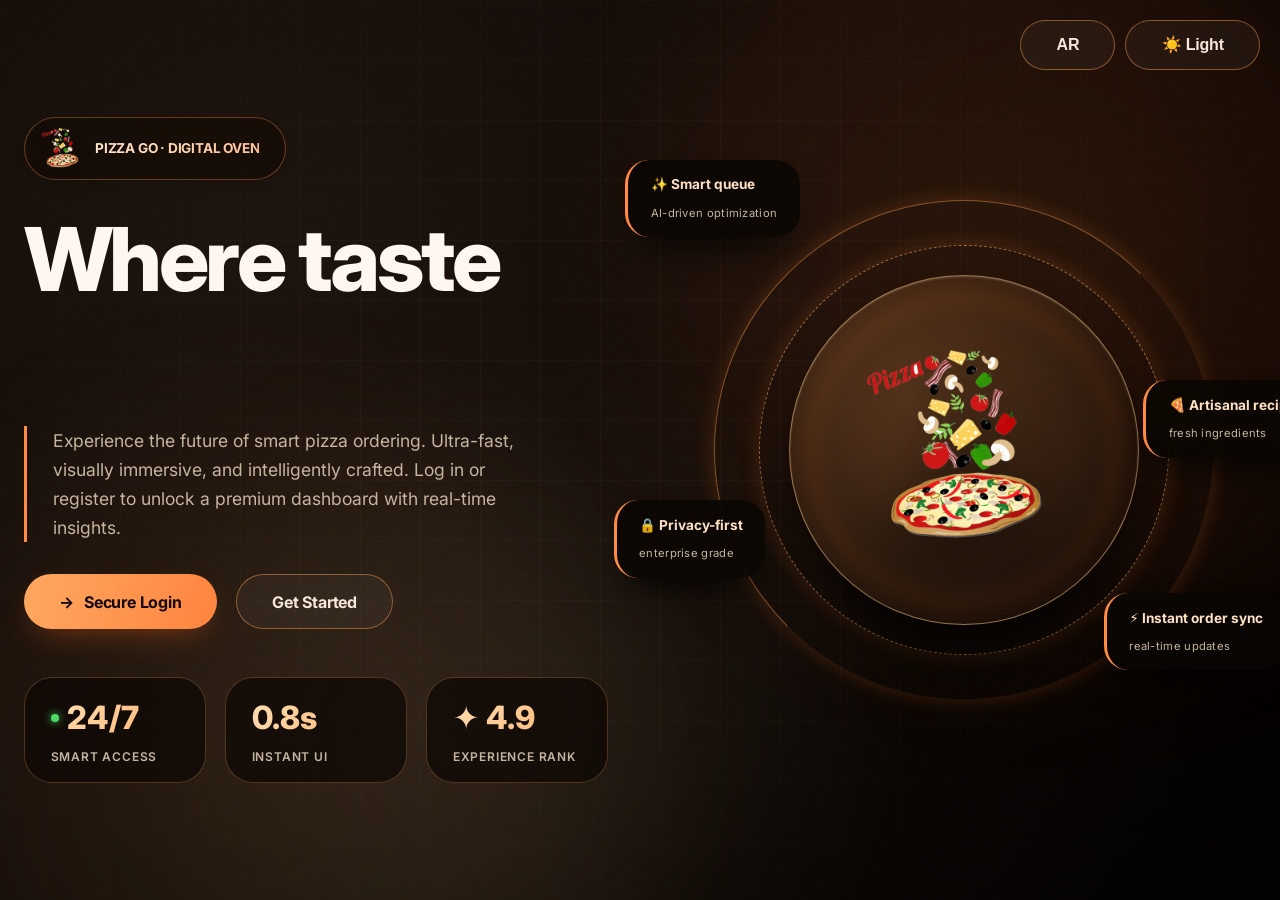
<file: index.html>
<!DOCTYPE html>
<html lang="en">
<head>
  <meta charset="UTF-8" />
  <meta name="viewport" content="width=device-width, initial-scale=1.0, user-scalable=no" />

  <title>Pizza Go | Artisanal Digital Experience</title>

  <link rel="preconnect" href="https://fonts.googleapis.com">
  <link rel="preconnect" href="https://fonts.gstatic.com" crossorigin>
  <link rel="stylesheet" href="./css/index.css" />

  <link href="https://fonts.googleapis.com/css2?family=Inter:opsz,wght@14..32,300;14..32,400;14..32,500;14..32,600;14..32,700;14..32,800&family=Plus+Jakarta+Sans:wght@400;500;600;700;800&display=swap" rel="stylesheet">
</head>

<body>

<div
  style="
    position:fixed;
    top:20px;
    right:20px;
    z-index:9999;
    display:flex;
    gap:10px;
  "
>

  <button
    id="langToggle"
    class="btn btn-secondary"
    type="button"
  >
    🌍 AR
  </button>

  <button
    class="btn btn-secondary theme-toggle"
    type="button"
  >
    ☀️ Light
  </button>

</div>

<div class="noise-overlay"></div>
<div class="orb-dynamic orb-prime"></div>
<div class="orb-dynamic orb-second"></div>
<div class="orb-dynamic orb-tertiary"></div>
<div class="precision-grid"></div>

<main class="landing-container">
  <div class="luxury-grid">

    <div class="content-block">
      <div class="brand-badge">
        <img class="brand-icon" src="../assets/images/icon.png" alt="Pizza Go Emblem" onerror="this.src='https://placehold.co/48x48?text=🍕'">

        <span class="badge-text" data-i18n="homePage.badge">
          PIZZA GO · DIGITAL OVEN
        </span>
      </div>

      <h1 class="main-headline">
        <span class="headline-line" data-i18n="homePage.headline1">Where taste</span>
        <span class="headline-line gradient-text" data-i18n="homePage.headline2">meets velocity.</span>
      </h1>

      <div class="description" data-i18n="homePage.description">
        Experience the future of smart pizza ordering. Ultra-fast, visually immersive, and intelligently crafted.
        Log in or register to unlock a premium dashboard with real-time insights.
      </div>

      <div class="action-group">
        <a href="../pages/login.html" class="btn btn-primary">
          <span>→</span>
          <span data-i18n="homePage.secureLogin">Secure Login</span>
        </a>

        <a href="../pages/register.html" class="btn btn-secondary">
          <span data-i18n="homePage.getStarted">✦ Get Started</span>
        </a>
      </div>

      <div class="stats-panel">
        <div class="stat-card">
          <div class="stat-number"><span class="live-badge"></span> 24/7</div>
          <div class="stat-label" data-i18n="homePage.smartAccess">Smart Access</div>
        </div>

        <div class="stat-card">
          <div class="stat-number">0.8s</div>
          <div class="stat-label" data-i18n="homePage.instantUi">instant UI</div>
        </div>

        <div class="stat-card">
          <div class="stat-number">✦ 4.9</div>
          <div class="stat-label" data-i18n="homePage.experienceRank">Experience rank</div>
        </div>
      </div>
    </div>

    <div class="visual-sphere">
      <div class="orbital-ring ring-outer"></div>
      <div class="orbital-ring ring-mid"></div>
      <div class="orbital-ring ring-inner"></div>

      <div class="floating-core">
        <img class="core-logo" src="../assets/images/icon.png" alt="Pizza Go Core" onerror="this.src='https://placehold.co/160x160?text=🍕🔥'">
      </div>

      <div class="info-floating float-1">
        <p data-i18n="homePage.smartQueue">✨ Smart queue</p>
        <small data-i18n="homePage.aiOptimization">AI-driven optimization</small>
      </div>

      <div class="info-floating float-2">
        <p data-i18n="homePage.instantOrderSync">⚡ Instant order sync</p>
        <small data-i18n="homePage.realTimeUpdates">real-time updates</small>
      </div>

      <div class="info-floating float-3">
        <p data-i18n="homePage.artisanalRecipes">🍕 Artisanal recipes</p>
        <small data-i18n="homePage.freshIngredients">fresh ingredients</small>
      </div>

      <div class="info-floating float-4">
        <p data-i18n="homePage.privacyFirst">🔒 Privacy-first</p>
        <small data-i18n="homePage.enterpriseGrade">enterprise grade</small>
      </div>
    </div>
  </div>
</main>

<script src="../js/lang.js"></script>

<script>
  document.querySelectorAll('img').forEach(img => {
    img.addEventListener('error', function() {
      if (!this.hasAttribute('data-fallback')) {
        this.setAttribute('data-fallback', 'true');
        if (this.classList.contains('brand-icon') || this.classList.contains('core-logo')) {
          this.src = 'data:image/svg+xml,%3Csvg xmlns="http://www.w3.org/2000/svg" viewBox="0 0 100 100"%3E%3Ccircle cx="50" cy="50" r="45" fill="%23FF8C42"/%3E%3Ctext x="50" y="68" font-size="40" text-anchor="middle" fill="white"%3E🍕%3C/text%3E%3C/svg%3E';
        }
      }
    });
  });

  const cards = document.querySelectorAll('.info-floating');
  cards.forEach(card => {
    card.addEventListener('mouseenter', () => {
      card.style.transform = 'translateY(-18px) scale(1.02)';
      card.style.transition = '0.2s ease';
    });

    card.addEventListener('mouseleave', () => {
      card.style.transform = '';
    });
  });
</script>
  <script src="./js/theme.js"></script>

</body>
</html>
</file>
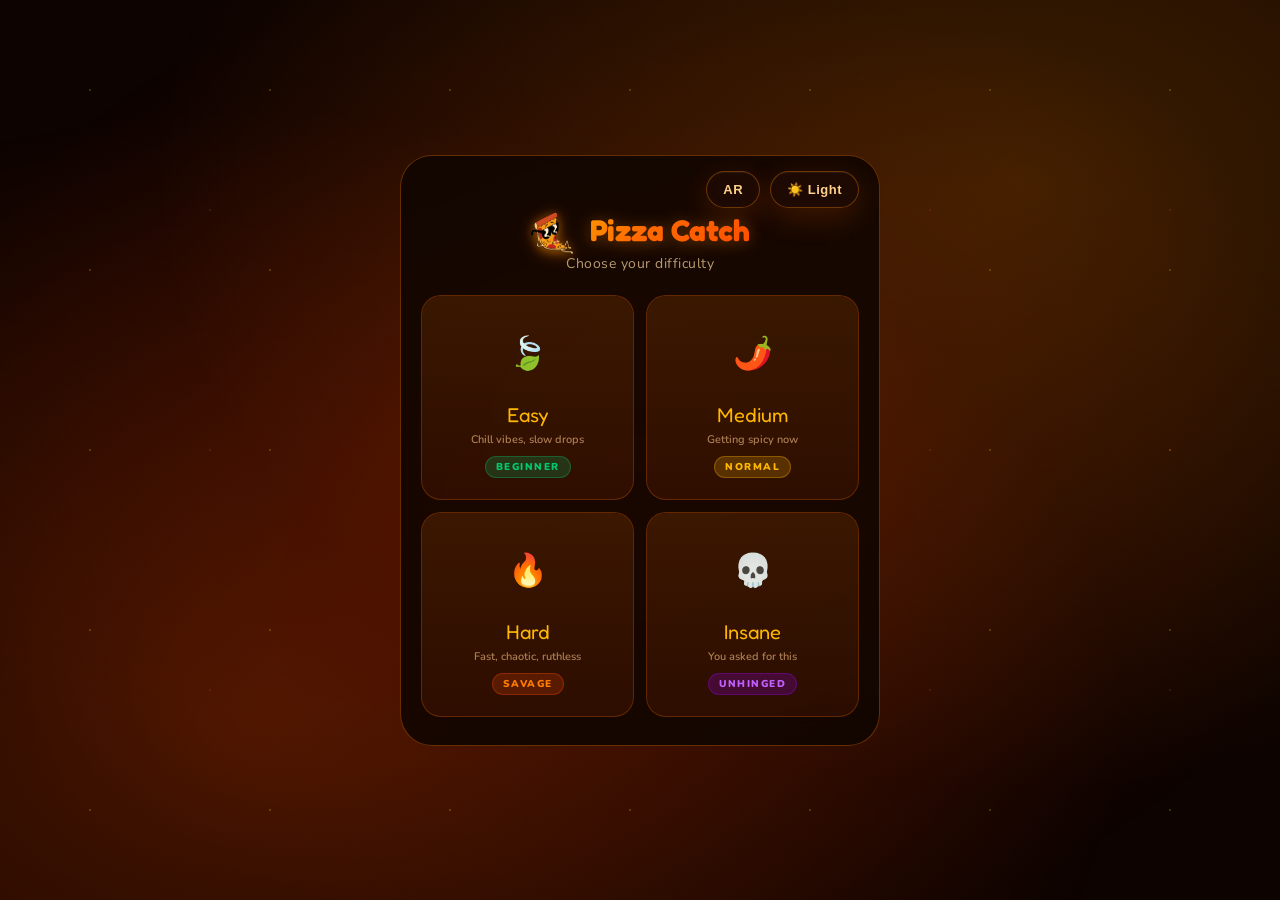
<file: pages/game.html>
<!DOCTYPE html>
<html lang="en">
<head>
  <meta charset="UTF-8" />
  <meta name="viewport" content="width=device-width, initial-scale=1.0, user-scalable=no" />

  <title>Pizza Go - Catch Game</title>

  <link rel="stylesheet" href="../css/game.css" />
</head>

<body>

  <!-- LEVEL SELECT SCREEN -->
  <div id="levelScreen" class="screen level-screen">
    <div class="level-card">

      <!-- Language & Theme Controls -->
<div class="game-actions">
  <button id="langToggle" class="game-top-btn" type="button">
    AR
  </button>

  <button class="game-top-btn theme-toggle" type="button">
    ☀️ Light
  </button>
</div>

      <div class="header-top">
<h1 class="game-title">
  <img src="../assets/pizza-steve.png" alt="Pizza Steve" style="width: 42px; height: 42px; vertical-align: middle; margin-right: 10px; filter: drop-shadow(0 2px 4px rgba(255,140,0,0.4));">
  Pizza Catch
</h1>
   </div>

      <p class="ls-sub" data-i18n="gamePage.chooseDifficulty">Choose your difficulty</p>

      <div class="level-grid">
        <!-- EASY -->
        <button class="level-btn" data-level="easy">
          <span class="lv-icon">🍃</span>
          <span class="lv-name" data-i18n="gamePage.easy">Easy</span>
          <span class="lv-desc" data-i18n="gamePage.easyDesc">Chill vibes, slow drops</span>
          <span class="lv-badge lv-easy">BEGINNER</span>
        </button>

        <!-- MEDIUM -->
        <button class="level-btn" data-level="medium">
          <span class="lv-icon">🌶️</span>
          <span class="lv-name" data-i18n="gamePage.medium">Medium</span>
          <span class="lv-desc" data-i18n="gamePage.mediumDesc">Getting spicy now</span>
          <span class="lv-badge lv-medium">NORMAL</span>
        </button>

        <!-- HARD -->
        <button class="level-btn" data-level="hard">
          <span class="lv-icon">🔥</span>
          <span class="lv-name" data-i18n="gamePage.hard">Hard</span>
          <span class="lv-desc" data-i18n="gamePage.hardDesc">Fast, chaotic, ruthless</span>
          <span class="lv-badge lv-hard">SAVAGE</span>
        </button>

        <!-- INSANE -->
        <button class="level-btn" data-level="insane">
          <span class="lv-icon">💀</span>
          <span class="lv-name" data-i18n="gamePage.insane">Insane</span>
          <span class="lv-desc" data-i18n="gamePage.insaneDesc">You asked for this</span>
          <span class="lv-badge lv-insane">UNHINGED</span>
        </button>
      </div>

    </div>
  </div>

  <!-- GAME SCREEN -->
  <div id="gameScreen" class="screen game-screen hidden">
    <main class="game-page">
      <section class="game-card">

        <!-- HEADER -->
        <div class="game-header">
          <div class="header-top">
<h1 class="game-title">
  <img src="../assets/pizza-steve.png" alt="Pizza Steve" style="width: 42px; height: 42px; vertical-align: middle; margin-right: 10px;">
  Pizza Catch
</h1>            <div class="level-badge-wrapper">
              <div id="gameLevelBadge" class="level-badge-inline lv-medium">Medium</div>
            </div>
<button class="game-top-btn theme-toggle" type="button">
  ☀️ Light
</button>          </div>
          <p class="subtitle" data-i18n="gamePage.subtitle">Catch only your selected toppings!</p>
        </div>

        <!-- STATS -->
        <div class="game-info">
          <div class="stat-box">
            <span class="stat-label" data-i18n="gamePage.score">Score</span>
            <span class="stat-value" id="score">0</span>
          </div>
          <div class="stat-box">
            <span class="stat-label" data-i18n="gamePage.time">Time</span>
            <span class="stat-value" id="time">30</span>
          </div>
          <div class="stat-box">
            <span class="stat-label" data-i18n="gamePage.best">Best</span>
            <span class="stat-value" id="bestScore">0</span>
          </div>
        </div>

        <!-- TIME BAR -->
        <div class="time-bar-wrap">
          <div class="time-bar" id="timeBar" style="width: 100%"></div>
        </div>

        <!-- SELECTED TOPPINGS HINT -->
        <div class="toppings-hint" id="toppingsHint"></div>

        <!-- GAME AREA -->
        <div id="gameArea" class="game-area">
          <!-- PLAYER BASKET -->
          <div id="basket" class="basket">🍕</div>

          <!-- COMBO DISPLAY -->
          <div class="combo-display" id="comboDisplay"></div>

          <!-- END GAME OVERLAY -->
          <div class="end-overlay" id="endOverlay">
            <div class="end-emoji" id="endEmoji">🏆</div>
            <div class="end-title" id="endTitle">Pizza Master!</div>
            <div class="end-score-display" id="endScore">0</div>
            <div class="end-score-label" data-i18n="gamePage.points">Points</div>
            <div class="stars-row" id="starsRow">⭐⭐⭐</div>
            <div id="newBestTag" class="new-best hidden">🎉 NEW BEST!</div>
            <div class="overlay-btns">
              <button class="btn-restart" id="restartBtn" data-i18n="gamePage.restart">🔄 Again</button>
              <button class="btn-levels" id="changeLevelBtn" data-i18n="gamePage.levels">⚙️ Levels</button>
            </div>
          </div>
        </div>

        <!-- MESSAGE -->
        <p id="gameMessage" class="game-message" data-i18n="gamePage.message">
          Move your pizza and catch the right toppings!
        </p>

        <!-- STATUS BUTTON -->
        <button id="statusBtn" class="status-btn" disabled data-i18n="gamePage.status">
          🛵 Check Order Status
        </button>

      </section>
    </main>
  </div>

  <!-- SCRIPTS -->
  <script src="../js/config.js"></script>
  <script src="../js/lang.js"></script>
  <script src="../js/game.js"></script>
  <script src="../js/theme.js"></script>

</body>
</html>
</file>
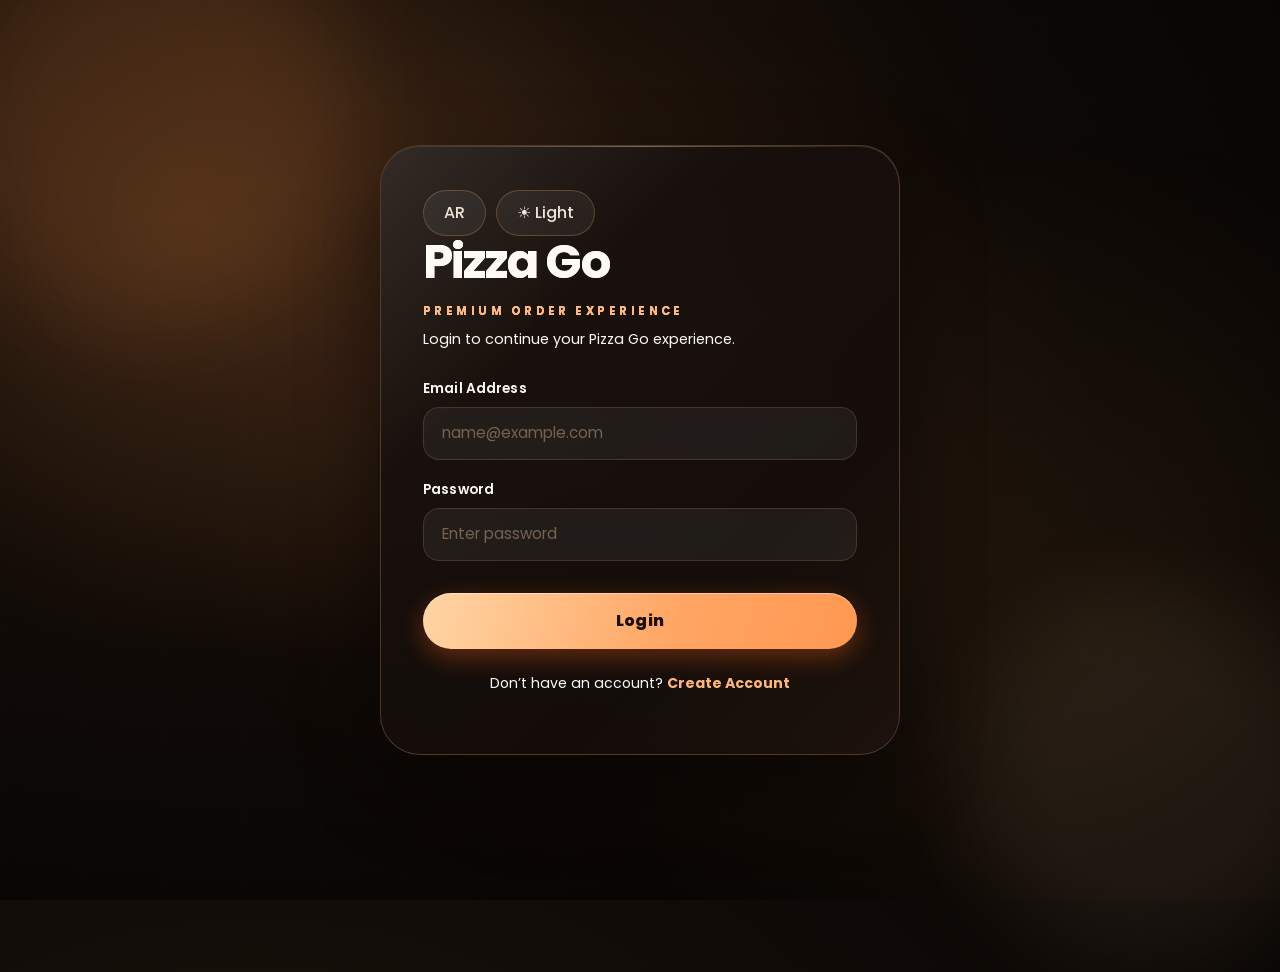
<file: pages/login.html>
<!DOCTYPE html>
<html lang="en">
<head>
  <meta charset="UTF-8" />
  <meta name="viewport" content="width=device-width, initial-scale=1.0" />
  <title>Pizza Go - Login</title>

  <link rel="preconnect" href="https://fonts.googleapis.com">
  <link rel="preconnect" href="https://fonts.gstatic.com" crossorigin>

  <link href="https://fonts.googleapis.com/css2?family=Poppins:wght@300;400;500;600;700;800&display=swap" rel="stylesheet">

  <link rel="stylesheet" href="../css/global.css" />
  <link rel="stylesheet" href="../css/auth.css" />
</head>

<body>

  <main class="auth-page">

    <div class="auth-card">

      <div
  class="lang-switch-wrap"
  style="display:flex; gap:10px;"
>

  <button
    id="langToggle"
    class="ghost-btn"
    type="button"
  >
    AR
  </button>

  <button
    class="ghost-btn theme-toggle"
    type="button"
  >
    ☀️ Light
  </button>

</div>

      <h1 data-i18n="global.brand">Pizza Go</h1>

      <p class="muted" data-i18n="loginPage.subtitle">
        Log in to continue
      </p>

      <form id="loginForm">

        <label>
          <span data-i18n="loginPage.email">Email</span>

          <input
            type="email"
            id="loginEmail"
            placeholder="name@example.com"
            required
          />
        </label>

        <label>
          <span data-i18n="loginPage.password">Password</span>

          <input
            type="password"
            id="loginPassword"
            placeholder="Enter password"
            required
          />
        </label>

        <button
          class="primary-btn"
          type="submit"
          data-i18n="global.login"
        >
          Login
        </button>

      </form>

      <p class="switch-link">

        <span data-i18n="loginPage.noAccount">
          Don’t have an account?
        </span>

        <a
          href="./register.html"
          data-i18n="loginPage.createAccount"
        >
          Register
        </a>

      </p>

    </div>

  </main>

  <div class="toast" id="toast"></div>

  <div class="loader hidden" id="loader">

    <div class="loader-card">

      <div class="spinner"></div>

      <p id="loaderText" data-i18n="global.loading">
        Loading...
      </p>

    </div>

  </div>

  <script src="../js/config.js"></script>
  <script src="../js/common.js"></script>

  <script src="../js/lang.js"></script>

  <script src="../js/login.js"></script>
  <script src="../js/theme.js"></script>

</body>
</html>
</file>
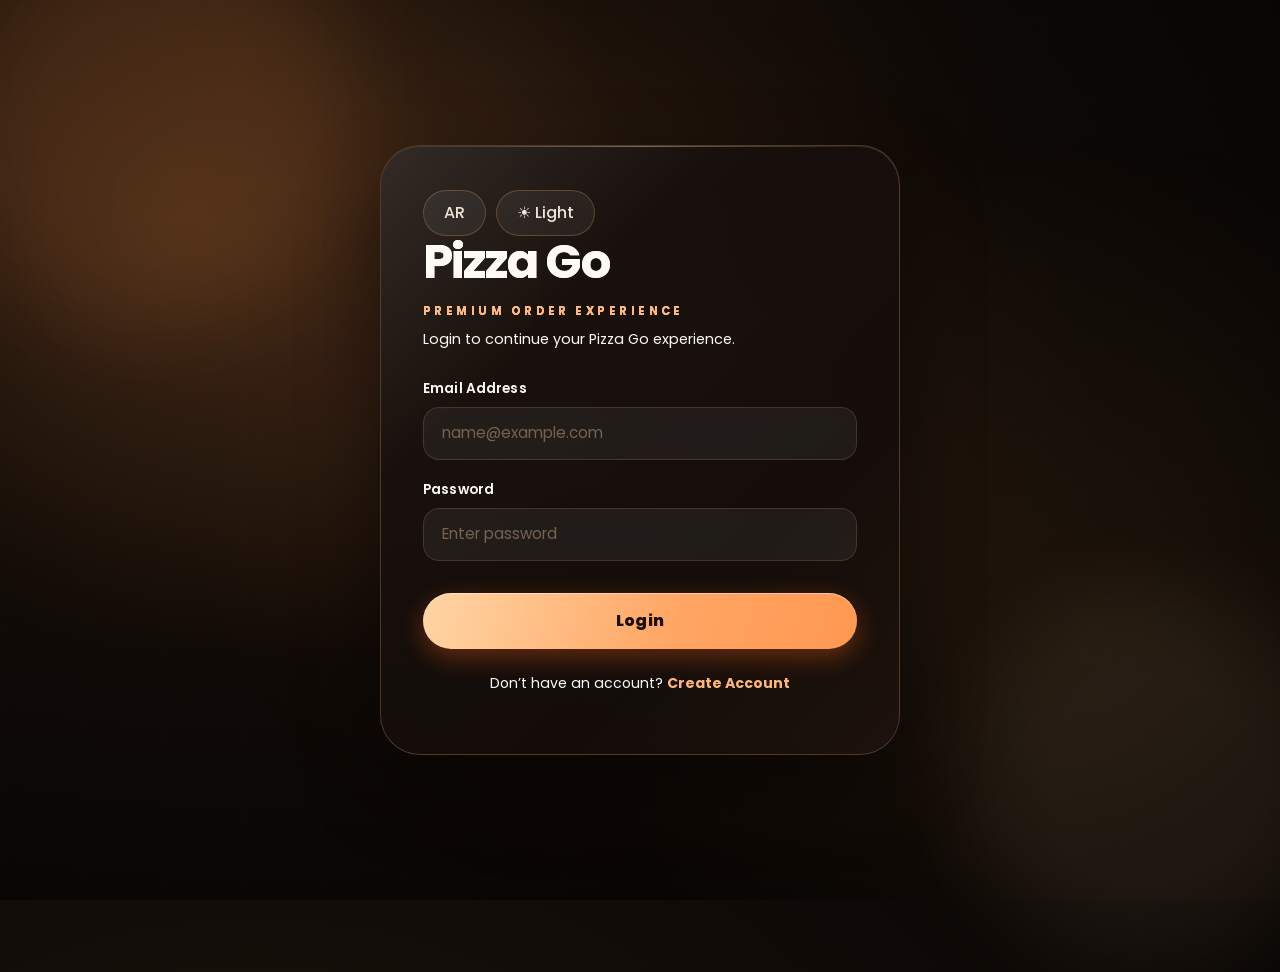
<file: pages/my-orders.html>
<!DOCTYPE html>
<html lang="en">
<head>
  <meta charset="UTF-8" />
  <meta name="viewport" content="width=device-width, initial-scale=1.0" />

  <title>Pizza Go - My Orders</title>

  <link rel="preconnect" href="https://fonts.googleapis.com">
  <link rel="preconnect" href="https://fonts.gstatic.com" crossorigin>

  <link
    href="https://fonts.googleapis.com/css2?family=Poppins:wght@300;400;500;600;700;800&display=swap"
    rel="stylesheet"
  />

  <link rel="stylesheet" href="../css/global.css" />
  <link rel="stylesheet" href="../css/my-orders.css" />
</head>

<body>
  <header class="topbar">
    <h1>🍕 My Orders</h1>

    <div class="topbar-actions">
      <a class="ghost-btn" href="./order.html">New Order</a>
      <button id="logoutBtn" class="ghost-btn" type="button">Logout</button>
    </div>
  </header>

  <main class="orders-page">
    <section class="card orders-card">
      <div class="section-head">
        <div>
          <p class="eyebrow">Order history</p>
          <h2>All your pizza orders</h2>
          <p class="muted">Track every order and its current machine status.</p>
        </div>

        <button id="refreshBtn" class="ghost-btn small" type="button">
          Refresh
        </button>
      </div>

      <div id="ordersContainer" class="orders-list">
        <p class="muted">Loading your orders...</p>
      </div>
    </section>
  </main>

  <div id="toast" class="toast"></div>

  <script src="../js/config.js"></script>
  <script src="../js/my-orders.js"></script>
  <script src="../js/theme.js"></script>

</body>
</html>
</file>
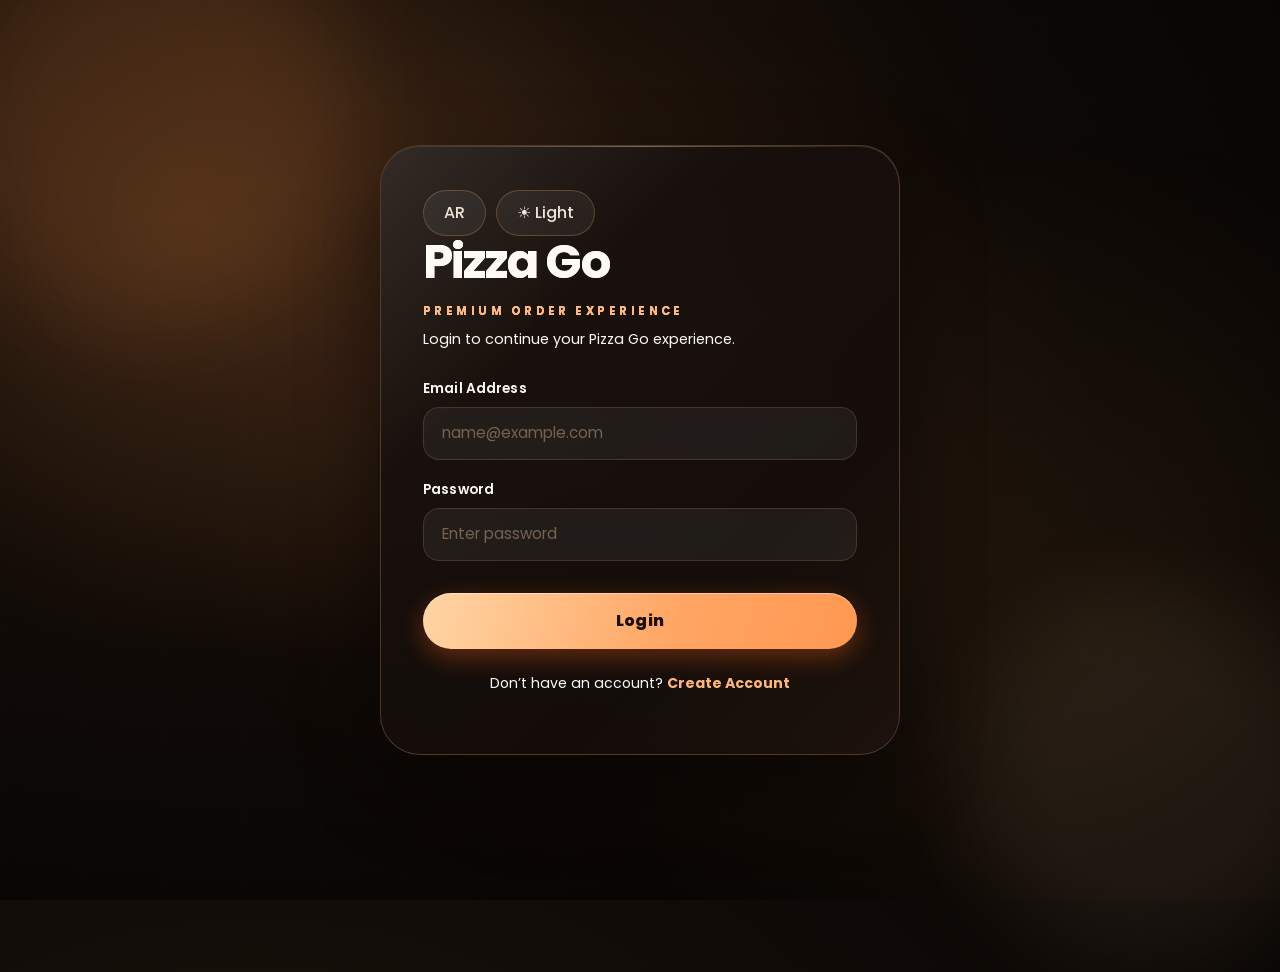
<file: pages/order.html>
<!DOCTYPE html>
<html lang="en">
<head>
  <meta charset="UTF-8" />
  <meta name="viewport" content="width=device-width, initial-scale=1.0" />

  <title>Pizza Go - Order</title>

  <link rel="preconnect" href="https://fonts.googleapis.com">
  <link rel="preconnect" href="https://fonts.gstatic.com" crossorigin>

  <link href="https://fonts.googleapis.com/css2?family=Poppins:wght@300;400;500;600;700;800&display=swap" rel="stylesheet">

  <link rel="stylesheet" href="../css/global.css" />
  <link rel="stylesheet" href="../css/order.css" />
</head>

<body>

  <header class="topbar">
    <div class="logo-wrap">
      <img src="../assets/images/icon.png" alt="Pizza Go Logo" class="logo-img">
      <h1 data-i18n="global.brand">Pizza Go</h1>
    </div>

    <div class="topbar-actions">

      <button
        id="langToggle"
        class="ghost-btn"
        type="button"
      >
        AR
      </button>

      <button
        class="ghost-btn theme-toggle"
        type="button"
      >
        ☀️ Light
      </button>

      <span
        class="user-chip"
        id="userChip"
      ></span>

      <button
        class="ghost-btn"
        id="logoutBtn"
        type="button"
        data-i18n="global.logout"
      >
        Logout
      </button>

      <a class="ghost-btn" href="./my-orders.html">
        My Orders
      </a>

    </div>
  </header>

  <main class="order-page">

    <section class="card">

      <div class="section-head">
        <div>
          <p class="eyebrow">Live Preview</p>

          <h2 data-i18n="orderPage.title">
            Craft your signature pizza
          </h2>

          <p class="muted">
            Standard machine pizza with live topping preview.
          </p>
        </div>

        <span class="status-pill" id="backendStatus">
          Connected
        </span>
      </div>

      <div class="pizza-stage">
        <div class="pizza" id="pizzaPreview">
          <div class="pizza-base"></div>

          <div
            class="pizza-toppings-visual"
            id="pizzaToppingsVisual"
          ></div>
        </div>
      </div>

      <div class="legend">

  <span>
    <i class="dot olive-dot"></i>
    Olive
  </span>

  <span>
    <i class="dot pepper-dot"></i>
    Sweet Pepper
  </span>

  <span>
    <i class="dot corn-dot"></i>
    Corn
  </span>

</div>

    </section>

    <section class="card">

      <div class="section-head">
        <div>

          <p class="eyebrow">
            Order Builder
          </p>

          <h2>
            Pizza Details
          </h2>

          <p class="muted">
            Standard pizza size. Choose toppings and optional sauce only.
          </p>

        </div>
      </div>

      <!-- FIXED SIZE -->

      <div class="option-block">

        <div class="option-row">

          <p class="option-title">
            Pizza Size
          </p>

          <div class="fixed-size-badge">
            Standard Size
          </div>

        </div>

      </div>

      <!-- FIXED QUANTITY -->

      <div class="option-block">

        <div class="option-row">

          <p class="option-title">
            Quantity
          </p>

          <div class="fixed-size-badge">
            1 Pizza
          </div>

        </div>

      </div>

      <!-- TOPPINGS -->

      <div class="option-block">

        <div class="option-row">

          <p class="option-title">
            Toppings
          </p>

          <button
            type="button"
            class="ghost-btn small"
            id="reloadToppingsBtn"
          >
            Reload
          </button>

        </div>

        <div
          class="toppings-list"
          id="toppingsList"
        ></div>

      </div>

      <!-- SUMMARY -->

      <div class="summary-box">

        <div class="summary-row">
          <span>Size</span>
          <strong>Standard Size</strong>
        </div>

        <div class="summary-row">
          <span>Base price</span>
          <strong id="basePriceLabel">$4.00</strong>
        </div>

        <div class="summary-row">
          <span>Toppings</span>
          <strong id="toppingsPriceLabel">$0.00</strong>
        </div>

        <div class="summary-row">
          <span>Quantity</span>
          <strong id="quantityLabel">1</strong>
        </div>

        <div class="summary-row total">
          <span>Total</span>
          <strong id="totalPriceLabel">$4.00</strong>
        </div>

      </div>

      <!-- VOICE -->

      <button
        type="button"
        class="ghost-btn voice-btn"
        onclick="startListening()"
      >
        Voice Assistant
      </button>

      <!-- PAYMENT -->

      <button
        type="button"
        class="primary-btn"
        id="continueToPaymentBtn"
      >
        Continue to Payment
      </button>

    </section>

  </main>

  <div class="toast" id="toast"></div>

  <div class="loader hidden" id="loader">

    <div class="loader-card">

      <div class="spinner"></div>

      <p id="loaderText">
        Loading...
      </p>

    </div>

  </div>

  <script src="../js/config.js"></script>
  <script src="../js/common.js"></script>
  <script src="../js/lang.js"></script>
  <script src="../js/order.js"></script>
  <script src="../js/voice.js"></script>
<script src="../js/theme.js"></script>
</body>
</html>
</file>
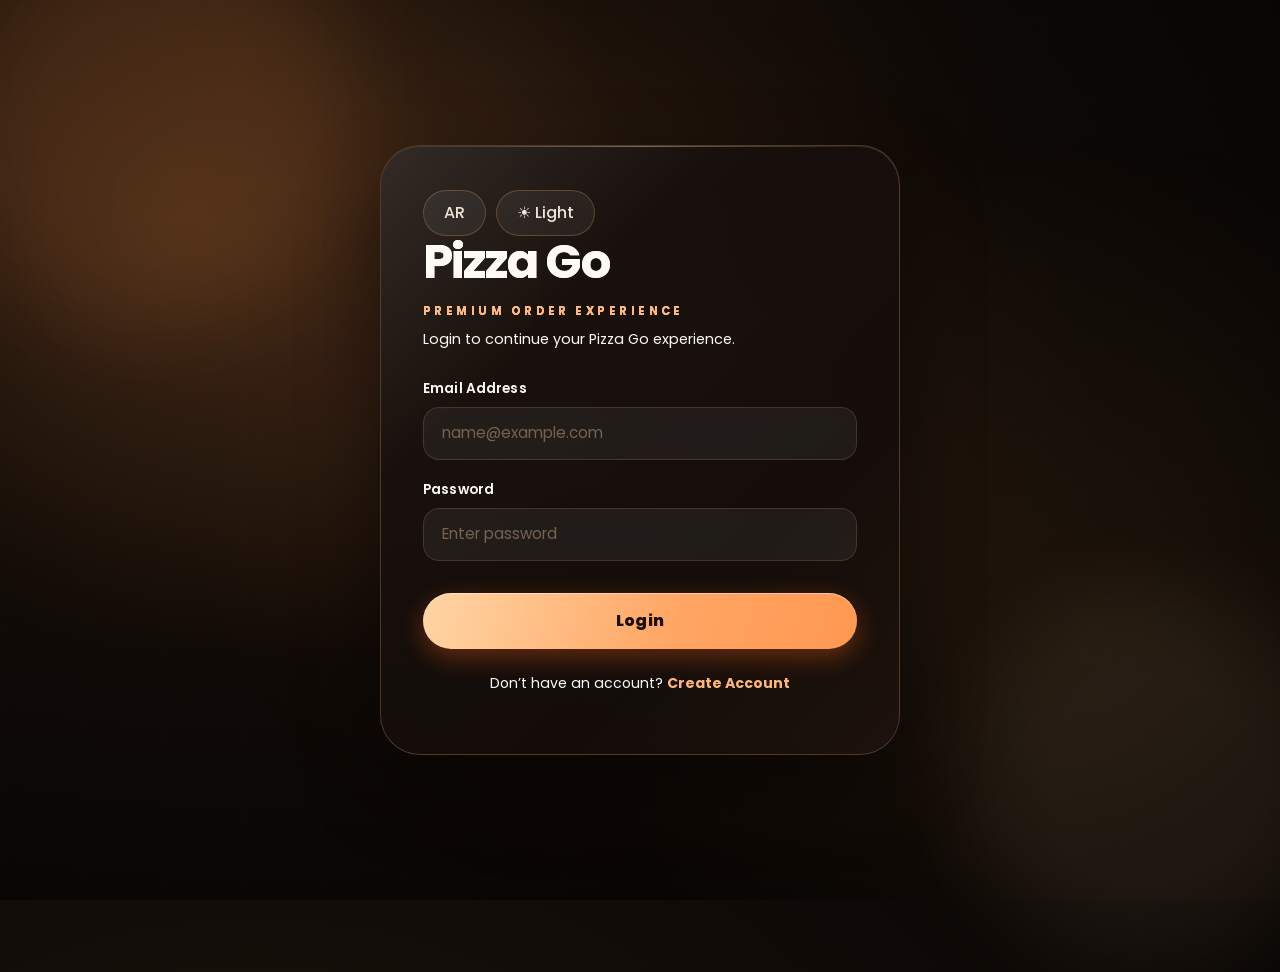
<file: pages/payment.html>
<!DOCTYPE html>
<html lang="en">
<head>
  <meta charset="UTF-8" />
  <meta name="viewport" content="width=device-width, initial-scale=1.0" />

  <title>Pizza Go - Payment</title>

  <link rel="preconnect" href="https://fonts.googleapis.com">
  <link rel="preconnect" href="https://fonts.gstatic.com" crossorigin>

  <link
    href="https://fonts.googleapis.com/css2?family=Poppins:wght@300;400;500;600;700;800&display=swap"
    rel="stylesheet"
  />

  <link rel="stylesheet" href="../css/global.css" />
  <link rel="stylesheet" href="../css/payment.css" />

  <script src="https://js.stripe.com/v3/"></script>
</head>

<body>

  <header class="topbar">

    <h1>Pizza Go</h1>

    <div class="topbar-actions">

      <button
        id="langToggle"
        class="ghost-btn"
        type="button"
      >
        AR
      </button>

      <button
        class="ghost-btn theme-toggle"
        type="button"
      >
        ☀️ Light
      </button>

      <span
        class="user-chip"
        id="userChip"
      ></span>

      <button
        class="ghost-btn"
        id="logoutBtn"
        type="button"
      >
        Logout
      </button>

    </div>

  </header>

  <main class="payment-page">

    <!-- ORDER SUMMARY -->

    <section class="card">

      <div class="section-head">

        <div>

          <p class="eyebrow">
            Order Summary
          </p>

          <h2>
            Review your order
          </h2>

        </div>

      </div>

      <div class="summary-box">

        <div class="summary-row">
          <span>Pizza Size</span>

          <strong id="summarySize">
            Standard Size
          </strong>
        </div>

        <div class="summary-row">

          <span>Quantity</span>

          <strong id="summaryQuantity">
            1 Pizza
          </strong>

        </div>

        <div class="summary-row">

          <span>Toppings</span>

          <strong id="summaryToppings">
            -
          </strong>

        </div>

        <div class="summary-row total">

          <span>Total</span>

          <strong id="summaryTotal">
            $0.00
          </strong>

        </div>

      </div>

    </section>

    <!-- PAYMENT -->

    <section class="card">

      <div class="payment-card">

        <div class="payment-head">

          <div>

            <p class="eyebrow">
              Secure Checkout
            </p>

            <h3>
              Card payment
            </h3>

          </div>

          <span class="secure-badge">
            Stripe Protected
          </span>

        </div>

        <div class="payment-layout">

          <!-- CARD -->

          <div class="card-preview-wrap">

            <div class="bank-card" id="bankCard">

              <div class="bank-card-front">

                <div class="card-top">

                  <span class="chip"></span>

                  <span class="card-brand">
                    VISA
                  </span>

                </div>

                <div class="card-number-block">

                  <span class="card-label">
                    Card Number
                  </span>

                  <div
                    id="cardNumberElement"
                    class="stripe-inside stripe-number"
                  ></div>

                </div>

                <div class="card-bottom">

                  <div class="card-holder-block">

                    <span class="card-label">
                      Cardholder
                    </span>

                    <div
                      class="card-holder-name"
                      id="cardHolderPreview"
                    >
                      YOUR NAME
                    </div>

                  </div>

                  <div class="card-expiry-block">

                    <span class="card-label">
                      Expires
                    </span>

                    <div
                      id="cardExpiryElement"
                      class="stripe-inside stripe-expiry"
                    ></div>

                  </div>

                </div>

              </div>

              <!-- BACK -->

              <div class="bank-card-back">

                <div class="black-strip"></div>

                <div class="cvc-zone">

                  <span class="card-label back-label">
                    CVC
                  </span>

                  <div
                    id="cardCvcElement"
                    class="stripe-inside stripe-cvc"
                  ></div>

                </div>

                <div class="back-brand">
                  VISA
                </div>

              </div>

            </div>

            <button
              type="button"
              class="flip-card-btn"
              id="flipToCvcBtn"
            >
              Enter CVC
            </button>

          </div>

          <!-- FORM -->

          <div class="payment-form-side">

            <div class="payment-grid">

              <label>

                <span>
                  Cardholder Name
                </span>

                <input
                  type="text"
                  id="billingName"
                  placeholder="Name on card"
                />

              </label>

              <label>

                <span>
                  Billing Email
                </span>

                <input
                  type="email"
                  id="billingEmail"
                  placeholder="name@example.com"
                />

              </label>

            </div>

            <p class="card-help">
              Use Stripe test card details while testing.
            </p>

            <p
              class="card-error hidden"
              id="cardError"
            ></p>

            <button
              type="button"
              class="primary-btn"
              id="payNowBtn"
            >
              Pay & Place Order
            </button>

          </div>

        </div>

      </div>

    </section>

  </main>

  <div class="toast" id="toast"></div>

  <div class="loader hidden" id="loader">

    <div class="loader-card">

      <div class="spinner"></div>

      <p id="loaderText">
        Loading...
      </p>

    </div>

  </div>

  <script src="../js/config.js"></script>
  <script src="../js/common.js"></script>
  <script src="../js/lang.js"></script>
  <script src="../js/payment.js"></script>
  <script src="../js/theme.js"></script>
</body>
</html>
</file>
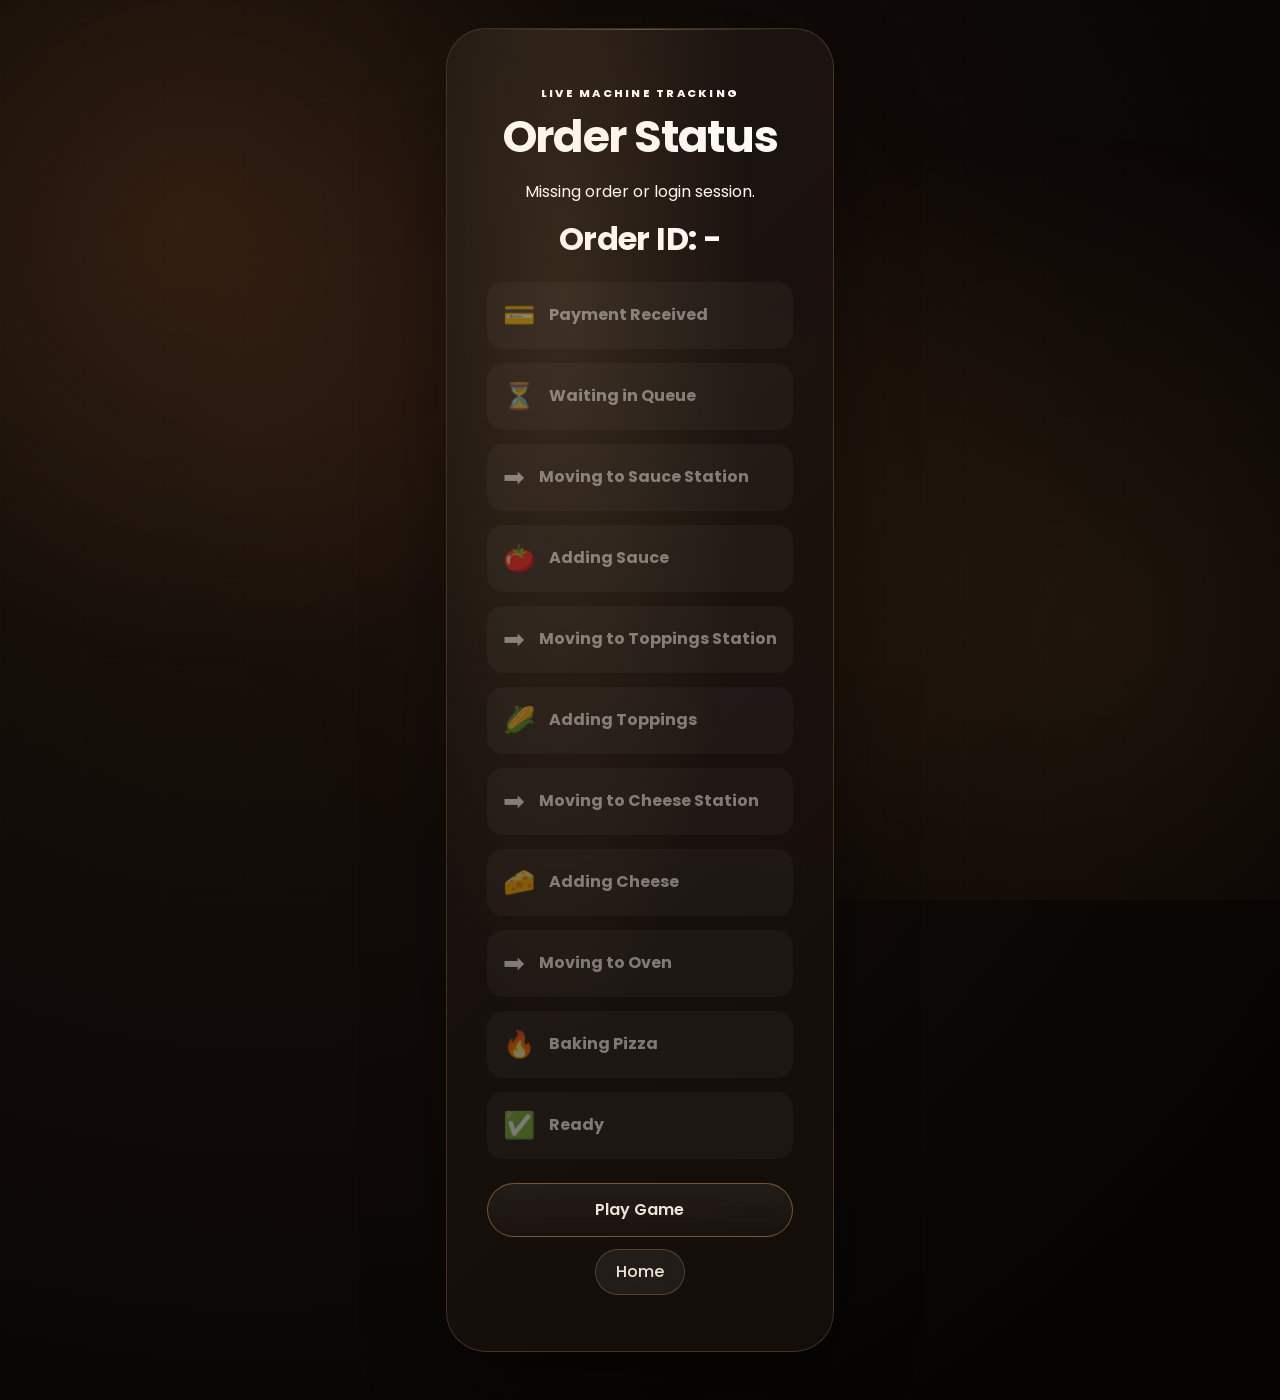
<file: pages/status.html>
<!DOCTYPE html>
<html lang="en">
<head>
  <meta charset="UTF-8" />
  <meta name="viewport" content="width=device-width, initial-scale=1.0"/>

  <title>Pizza Go - Order Status</title>

  <link rel="preconnect" href="https://fonts.googleapis.com">
  <link rel="preconnect" href="https://fonts.gstatic.com" crossorigin>

  <link
    href="https://fonts.googleapis.com/css2?family=Poppins:wght@300;400;500;600;700;800&display=swap"
    rel="stylesheet"
  />

  <link rel="stylesheet" href="../css/global.css" />
  <link rel="stylesheet" href="../css/payment.css" />
  <link rel="stylesheet" href="../css/status.css" />
</head>

<body>

<main class="success-page">

  <div class="card success-card premium-success-card">

    <p class="eyebrow">
      Live Machine Tracking
    </p>

    <h1>
      Order Status
    </h1>

    <p id="statusText">
      Waiting for machine update...
    </p>

    <h2 id="orderIdText">
      Order ID: -
    </h2>

    <div class="tracker">

      <div class="step" id="step-paid">
        <span>💳</span>
        <p>Payment Received</p>
      </div>

      <div class="step" id="step-queued">
        <span>⏳</span>
        <p>Waiting in Queue</p>
      </div>

      <div class="step" id="step-moving_to_sauce">
        <span>➡️</span>
        <p>Moving to Sauce Station</p>
      </div>

      <div class="step" id="step-sauce">
        <span>🍅</span>
        <p>Adding Sauce</p>
      </div>

      <div class="step" id="step-moving_to_toppings">
        <span>➡️</span>
        <p>Moving to Toppings Station</p>
      </div>

      <div class="step" id="step-toppings">
        <span>🌽</span>
        <p>Adding Toppings</p>
      </div>

      <div class="step" id="step-moving_to_cheese">
        <span>➡️</span>
        <p>Moving to Cheese Station</p>
      </div>

      <div class="step" id="step-cheese">
        <span>🧀</span>
        <p>Adding Cheese</p>
      </div>

      <div class="step" id="step-moving_to_oven">
        <span>➡️</span>
        <p>Moving to Oven</p>
      </div>

      <div class="step" id="step-heating">
        <span>🔥</span>
        <p>Baking Pizza</p>
      </div>

      <div class="step" id="step-ready">
        <span>✅</span>
        <p>Ready</p>
      </div>

    </div>

    <div
      style="
        display:flex;
        flex-direction:column;
        gap:12px;
        margin-top:24px;
      "
    >

      <a
        href="./game.html"
        class="secondary-btn success-link"
      >
        Play Game
      </a>

      <a
        href="./order.html"
        class="ghost-btn success-link"
      >
        Home
      </a>

    </div>

  </div>

</main>

<script src="../js/config.js"></script>
<script src="../js/status.js"></script>
<script src="../js/theme.js"></script>


</body>
</html>
</file>
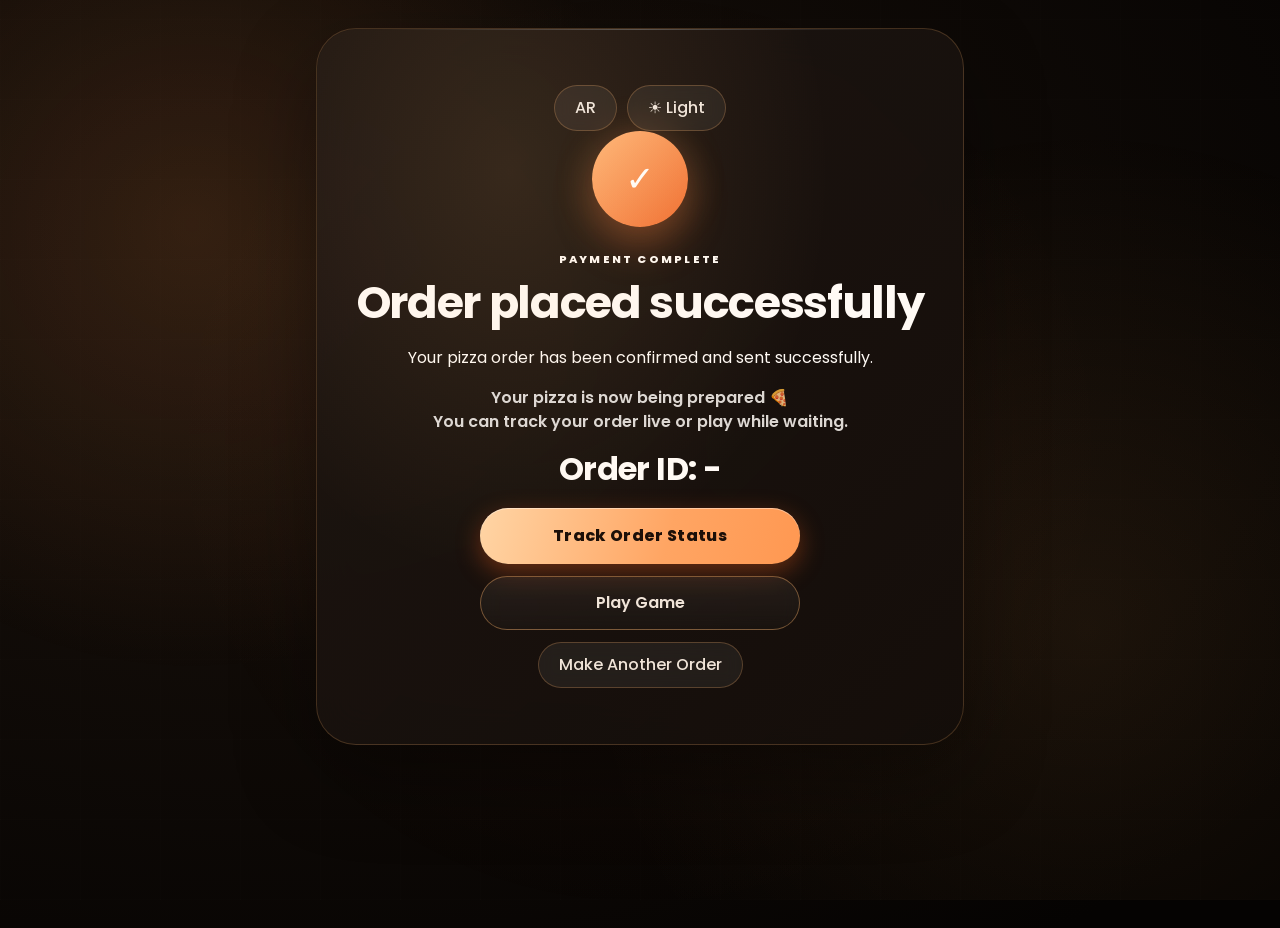
<file: pages/success.html>
<!DOCTYPE html>
<html lang="en">
<head>
  <meta charset="UTF-8" />
  <meta name="viewport" content="width=device-width, initial-scale=1.0" />

  <title>Pizza Go - Success</title>

  <link rel="preconnect" href="https://fonts.googleapis.com">
  <link rel="preconnect" href="https://fonts.gstatic.com" crossorigin>

  <link
    href="https://fonts.googleapis.com/css2?family=Poppins:wght@300;400;500;600;700;800&display=swap"
    rel="stylesheet"
  />

  <link rel="stylesheet" href="../css/global.css" />
  <link rel="stylesheet" href="../css/payment.css" />
</head>

<body>

  <main class="success-page">

    <div class="card success-card premium-success-card">

     <div
  class="lang-switch-wrap"
  style="display:flex; gap:10px; justify-content:center;"
>

  <button
    id="langToggle"
    class="ghost-btn"
    type="button"
  >
    AR
  </button>

  <button
    class="ghost-btn theme-toggle"
    type="button"
  >
    ☀️ Light
  </button>

</div>

      <div class="success-icon-wrap">
        <div class="success-icon">✓</div>
      </div>

      <p class="eyebrow" data-i18n="successPage.eyebrow">
        Payment Complete
      </p>

      <h1 data-i18n="successPage.title">
        Order placed successfully
      </h1>

      <p data-i18n="successPage.message">
        Your pizza order has been confirmed
        and sent successfully.
      </p>

      <p
  style="
    margin-top:12px;
    opacity:.85;
    font-weight:600;
  "
>
  <span data-i18n="successPage.preparing">
    Your pizza is now being prepared 🍕
  </span>

  <br />

  <span>
    You can track your order live or play while waiting.
  </span>
</p>

<h2 id="orderIdText">
  Order ID: -
</h2>

<div
  class="success-actions"
  style="
    display:flex;
    flex-direction:column;
    gap:12px;
    margin-top:20px;
  "
>

  <a
    class="primary-btn success-link"
    href="./status.html"
  >
    Track Order Status
  </a>

  <a
    class="secondary-btn success-link"
    href="./game.html"
  >
    Play Game
  </a>

  <a
    class="ghost-btn success-link"
    href="./order.html"
    data-i18n="successPage.anotherOrder"
  >
    Make Another Order
  </a>

</div>

    </div>

  </main>

  <script src="../js/lang.js"></script>
  <script src="../js/theme.js"></script>
  <script src="../js/success.js"></script>

</body>
</html>
</file>
<file: css/index.css>
/* index.css - Enhanced Professional Version with Light Theme Support */

* {
  margin: 0;
  padding: 0;
  box-sizing: border-box;
}

:root {
  --bg-deep: #0a0502;
  --bg-card: rgba(18, 12, 8, 0.72);
  --accent-primary: #FF8C42;
  --accent-glow: rgba(255, 140, 66, 0.4);
  --accent-soft: #FFB46A;
  --text-white: #FEF7F0;
  --text-soft: #F5E7DA;
  --text-muted: #C5B5A0;
  --border-glow: rgba(255, 180, 106, 0.3);
  --glass-edge: rgba(255, 255, 255, 0.06);
  --shadow-strong: 0 30px 60px -20px rgba(0,0,0,0.5);
  --transition-smooth: all 0.5s cubic-bezier(0.25, 0.1, 0.15, 1);
  --transition-bounce: all 0.4s cubic-bezier(0.34, 1.2, 0.64, 1);
}

body {
  background: radial-gradient(circle at 20% 25%, #1e140e, #040201 90%);
  font-family: 'Inter', 'Plus Jakarta Sans', system-ui, -apple-system, sans-serif;
  color: var(--text-white);
  overflow-x: hidden;
  line-height: 1.5;
  min-height: 100vh;
  transition: background 0.3s ease, color 0.3s ease;
}

/* Noise Overlay */
.noise-overlay {
  position: fixed;
  top: 0;
  left: 0;
  width: 100%;
  height: 100%;
  background-image: url("data:image/svg+xml,%3Csvg viewBox='0 0 400 400' xmlns='http://www.w3.org/2000/svg'%3E%3Cfilter id='noiseFilter'%3E%3CfeTurbulence type='fractalNoise' baseFrequency='0.65' numOctaves='1' stitchTiles='stitch'/%3E%3C/filter%3E%3Crect width='100%25' height='100%25' filter='url(%23noiseFilter)' opacity='0.04'/%3E%3C/svg%3E");
  pointer-events: none;
  z-index: 10;
  opacity: 0.5;
  mix-blend-mode: overlay;
}

/* Animated Gradient Orbs */
.orb-dynamic {
  position: fixed;
  border-radius: 50%;
  filter: blur(90px);
  z-index: -1;
  opacity: 0.45;
  animation: floatOrb 20s infinite alternate ease-in-out;
  transition: opacity 0.3s ease;
}

.orb-prime {
  width: 65vw;
  height: 65vw;
  background: radial-gradient(circle, rgba(255, 120, 50, 0.3), rgba(255, 70, 30, 0.05));
  top: -20%;
  right: -15%;
  animation-duration: 24s;
}

.orb-second {
  width: 60vw;
  height: 60vw;
  background: radial-gradient(circle, rgba(255, 180, 110, 0.25), rgba(200, 90, 30, 0.02));
  bottom: -30%;
  left: -10%;
  animation-duration: 28s;
  animation-delay: -5s;
}

.orb-tertiary {
  width: 50vw;
  height: 50vw;
  background: radial-gradient(circle, rgba(255, 220, 170, 0.2), rgba(120, 50, 20, 0));
  top: 45%;
  left: 15%;
  animation-duration: 22s;
  filter: blur(110px);
}

/* Precision Grid */
.precision-grid {
  position: fixed;
  inset: 0;
  background-image: 
    linear-gradient(rgba(255, 210, 170, 0.03) 1px, transparent 1px),
    linear-gradient(90deg, rgba(255, 210, 170, 0.03) 1px, transparent 1px);
  background-size: 60px 60px;
  pointer-events: none;
  z-index: 0;
  mask-image: radial-gradient(ellipse at 50% 40%, black 30%, transparent 85%);
}

/* Main Container */
.landing-container {
  min-height: 100vh;
  display: flex;
  align-items: center;
  justify-content: center;
  padding: 2rem 1.5rem;
  position: relative;
  z-index: 20;
}

/* Luxury Grid */
.luxury-grid {
  max-width: 1400px;
  width: 100%;
  display: grid;
  grid-template-columns: 1fr 1fr;
  gap: 4rem;
  align-items: center;
}

/* Left Side Typography */
.content-block {
  position: relative;
  z-index: 15;
  animation: fadeInUp 0.8s ease-out;
}

@keyframes fadeInUp {
  from {
    opacity: 0;
    transform: translateY(40px);
  }
  to {
    opacity: 1;
    transform: translateY(0);
  }
}

.brand-badge {
  display: inline-flex;
  align-items: center;
  gap: 0.75rem;
  background: rgba(20, 12, 7, 0.7);
  backdrop-filter: blur(16px);
  padding: 0.6rem 1.6rem 0.6rem 1rem;
  border-radius: 200px;
  border: 1px solid rgba(255, 155, 80, 0.35);
  box-shadow: 0 8px 20px -12px rgba(0,0,0,0.4);
  margin-bottom: 2rem;
  transition: all 0.3s ease;
}

.brand-badge:hover {
  transform: translateY(-3px);
  border-color: var(--accent-primary);
  box-shadow: 0 12px 28px -12px rgba(255, 140, 66, 0.25);
}

.brand-icon {
  width: 42px;
  height: 42px;
  filter: drop-shadow(0 4px 8px rgba(0,0,0,0.3));
  transition: transform 0.3s ease;
}

.brand-badge:hover .brand-icon {
  transform: scale(1.05) rotate(-5deg);
}

.badge-text {
  font-weight: 700;
  letter-spacing: -0.2px;
  background: linear-gradient(135deg, #FFE6CC, #FFC094);
  -webkit-background-clip: text;
  background-clip: text;
  color: transparent;
  font-size: 0.85rem;
  text-transform: uppercase;
}

/* Main Headline */
.main-headline {
  font-size: clamp(3rem, 8vw, 5.5rem);
  font-weight: 800;
  line-height: 1.08;
  letter-spacing: -0.04em;
  margin-bottom: 1.5rem;
}

.headline-line {
  display: block;
  opacity: 0;
  transform: translateY(35px);
  animation: slideUpReveal 0.7s cubic-bezier(0.2, 0.9, 0.4, 1.1) forwards;
}

.headline-line:nth-child(1) { animation-delay: 0.1s; }
.headline-line:nth-child(2) { animation-delay: 0.3s; }

@keyframes slideUpReveal {
  0% { opacity: 0; transform: translateY(35px); }
  100% { opacity: 1; transform: translateY(0); }
}

.gradient-text {
  background: linear-gradient(135deg, #FFE0B5, #FFB06A, #FF8540, #FF6A20);
  background-size: 300% auto;
  -webkit-background-clip: text;
  background-clip: text;
  color: transparent;
  animation: shimmer 6s infinite linear;
}

@keyframes shimmer {
  0% { background-position: 0% 50%; }
  50% { background-position: 100% 50%; }
  100% { background-position: 0% 50%; }
}

/* Description */
.description {
  font-size: 1.1rem;
  line-height: 1.65;
  color: var(--text-muted);
  max-width: 90%;
  margin: 1.5rem 0 2rem;
  border-left: 3px solid var(--accent-primary);
  padding-left: 1.6rem;
  opacity: 0;
  transform: translateY(25px);
  animation: slideUpReveal 0.7s 0.5s forwards;
}

/* Action Group */
.action-group {
  display: flex;
  gap: 1.2rem;
  flex-wrap: wrap;
  margin-bottom: 3rem;
  opacity: 0;
  transform: translateY(25px);
  animation: slideUpReveal 0.7s 0.65s forwards;
}

.btn {
  display: inline-flex;
  align-items: center;
  justify-content: center;
  gap: 10px;
  padding: 0.9rem 2.2rem;
  border-radius: 60px;
  font-weight: 700;
  font-size: 1rem;
  text-decoration: none;
  transition: all 0.3s cubic-bezier(0.2, 0.9, 0.4, 1.1);
  backdrop-filter: blur(4px);
  letter-spacing: -0.2px;
  cursor: pointer;
  border: 1px solid transparent;
}

.btn-primary {
  background: linear-gradient(105deg, #FFA860, #FF8540, #FF6A20);
  background-size: 200% auto;
  box-shadow: 0 12px 32px -12px rgba(255, 100, 30, 0.45);
  color: #140600;
  border: none;
  position: relative;
  overflow: hidden;
}

.btn-primary::before {
  content: '';
  position: absolute;
  top: 0;
  left: -100%;
  width: 100%;
  height: 100%;
  background: linear-gradient(90deg, transparent, rgba(255, 255, 255, 0.25), transparent);
  transition: left 0.5s ease;
}

.btn-primary:hover::before {
  left: 100%;
}

.btn-primary:hover {
  transform: translateY(-4px) scale(1.02);
  background-position: 100% 0;
  box-shadow: 0 18px 36px -14px rgba(255, 90, 0, 0.55);
}

.btn-secondary {
  background: rgba(255, 255, 255, 0.04);
  border: 1.5px solid rgba(255, 165, 90, 0.45);
  color: var(--text-soft);
  backdrop-filter: blur(12px);
}

.btn-secondary:hover {
  background: rgba(255, 140, 66, 0.12);
  border-color: var(--accent-primary);
  transform: translateY(-3px);
  box-shadow: 0 12px 28px -12px rgba(0,0,0,0.4);
}

/* Stats Panel */
.stats-panel {
  display: flex;
  gap: 1.2rem;
  flex-wrap: wrap;
  margin-top: 0.5rem;
  opacity: 0;
  transform: translateY(25px);
  animation: slideUpReveal 0.7s 0.8s forwards;
}

.stat-card {
  background: rgba(12, 7, 4, 0.7);
  backdrop-filter: blur(16px);
  border-radius: 28px;
  padding: 1rem 1.6rem;
  flex: 1;
  min-width: 140px;
  border: 1px solid rgba(255, 180, 110, 0.25);
  transition: all 0.35s cubic-bezier(0.2, 0.9, 0.4, 1.1);
}

.stat-card:hover {
  border-color: rgba(255, 150, 70, 0.55);
  background: rgba(20, 12, 6, 0.85);
  transform: translateY(-6px);
}

.stat-number {
  font-size: 2rem;
  font-weight: 800;
  background: linear-gradient(135deg, #FFE0B5, #FFB06A);
  -webkit-background-clip: text;
  background-clip: text;
  color: transparent;
  margin-bottom: 6px;
  display: flex;
  align-items: center;
  gap: 8px;
}

.stat-label {
  font-size: 0.75rem;
  text-transform: uppercase;
  letter-spacing: 0.8px;
  color: #C5B5A0;
  font-weight: 600;
}

.live-badge {
  display: inline-block;
  width: 8px;
  height: 8px;
  background: #4CD964;
  border-radius: 50%;
  box-shadow: 0 0 8px #4CD964;
  animation: pulseNew 2s infinite;
}

@keyframes pulseNew {
  0% { opacity: 0.4; transform: scale(0.8); box-shadow: 0 0 0 0 #4CD964; }
  70% { opacity: 1; transform: scale(1.1); box-shadow: 0 0 0 6px rgba(76, 217, 100, 0); }
  100% { opacity: 0.4; transform: scale(0.9); box-shadow: 0 0 0 0 rgba(76, 217, 100, 0); }
}

/* Visual Sphere */
.visual-sphere {
  position: relative;
  display: flex;
  justify-content: center;
  align-items: center;
  min-height: 580px;
  perspective: 1000px;
}

.floating-core {
  position: relative;
  width: 350px;
  height: 350px;
  background: radial-gradient(circle at 35% 35%, rgba(255, 165, 90, 0.25), rgba(0, 0, 0, 0.5));
  border-radius: 50%;
  backdrop-filter: blur(8px);
  display: flex;
  align-items: center;
  justify-content: center;
  transform-style: preserve-3d;
  animation: float3D 6s infinite alternate ease-in-out;
  border: 1px solid rgba(255, 200, 140, 0.5);
  box-shadow: 0 40px 60px -20px black, inset 0 1px 2px rgba(255, 255, 200, 0.2);
}

@keyframes float3D {
  0% { transform: translateY(0px) rotateX(2deg); box-shadow: 0 30px 50px -20px black; }
  100% { transform: translateY(-25px) rotateX(6deg); box-shadow: 0 50px 70px -20px black; }
}

.core-logo {
  width: 200px;
  height: 200px;
  filter: drop-shadow(0 20px 30px rgba(0, 0, 0, 0.5)) brightness(1.05);
  transition: transform 0.4s ease;
  animation: subtleLogoPulse 3.5s infinite ease-in-out;
}

@keyframes subtleLogoPulse {
  0%, 100% { transform: scale(1); filter: drop-shadow(0 15px 25px rgba(0,0,0,0.4)); }
  50% { transform: scale(1.03); filter: drop-shadow(0 20px 35px rgba(255,100,30,0.35)); }
}

/* Orbital Rings */
.orbital-ring {
  position: absolute;
  border-radius: 50%;
  border: 1px solid rgba(255, 170, 100, 0.5);
  box-shadow: 0 0 20px rgba(255, 130, 50, 0.2);
  animation: rotateRing 20s linear infinite;
}

.ring-outer {
  width: 500px;
  height: 500px;
  border-width: 1.5px;
  border-style: solid;
  border-color: rgba(255, 160, 80, 0.45) rgba(255, 160, 80, 0.08) rgba(255, 160, 80, 0.08) rgba(255, 160, 80, 0.45);
}

.ring-mid {
  width: 410px;
  height: 410px;
  border: 1px dashed rgba(255, 180, 110, 0.55);
  animation-direction: reverse;
  animation-duration: 28s;
}

.ring-inner {
  width: 300px;
  height: 300px;
  border: 2px solid rgba(255, 110, 30, 0.4);
  box-shadow: 0 0 30px rgba(255, 90, 20, 0.2);
}

@keyframes rotateRing {
  from { transform: rotate(0deg); }
  to { transform: rotate(360deg); }
}

/* Floating Info Cards */
.info-floating {
  position: absolute;
  background: rgba(10, 6, 3, 0.85);
  backdrop-filter: blur(20px);
  border-radius: 24px;
  padding: 0.9rem 1.4rem;
  border-left: 3px solid #FF8C42;
  box-shadow: 0 20px 40px -16px black;
  transition: all 0.3s ease;
  animation: driftCard 6s infinite alternate ease-in-out;
  cursor: default;
}

.info-floating:hover {
  transform: translateY(-12px) scale(1.02);
  background: rgba(15, 10, 6, 0.92);
  border-left-width: 4px;
}

@keyframes driftCard {
  0% { transform: translateY(0px); }
  100% { transform: translateY(-14px); }
}

.float-1 { top: 0%; left: -8%; animation-delay: 0s; }
.float-2 { bottom: 12%; right: -5%; animation-delay: 0.7s; }
.float-3 { top: 38%; right: -12%; animation-delay: 1.4s; }
.float-4 { bottom: 28%; left: -10%; animation-delay: 0.3s; }

.info-floating p {
  font-weight: 700;
  font-size: 0.85rem;
  display: flex;
  align-items: center;
  gap: 10px;
  color: #FFE0C5;
  margin-bottom: 4px;
}

.info-floating small {
  font-size: 0.7rem;
  color: #C5B5A0;
  letter-spacing: 0.3px;
}

/* Animation Keyframes */
@keyframes floatOrb {
  0% { transform: translate(0, 0) scale(1); }
  100% { transform: translate(40px, -40px) scale(1.08); }
}

/* Responsive */
@media (max-width: 1100px) {
  .luxury-grid {
    gap: 3rem;
  }
  
  .ring-outer { width: 440px; height: 440px; }
  .ring-mid { width: 360px; height: 360px; }
  .ring-inner { width: 270px; height: 270px; }
  .floating-core { width: 310px; height: 310px; }
  .core-logo { width: 170px; height: 170px; }
}

@media (max-width: 1000px) {
  .luxury-grid {
    grid-template-columns: 1fr;
    gap: 2.5rem;
    text-align: center;
  }
  
  .description {
    max-width: 100%;
    text-align: left;
    margin-left: auto;
    margin-right: auto;
  }
  
  .action-group {
    justify-content: center;
  }
  
  .stats-panel {
    justify-content: center;
  }
  
  .visual-sphere {
    min-height: 500px;
    order: -1;
  }
  
  .info-floating {
    display: none;
  }
  
  .ring-outer { width: 400px; height: 400px; }
  .ring-mid { width: 330px; height: 330px; }
  .ring-inner { width: 250px; height: 250px; }
  .floating-core { width: 280px; height: 280px; }
  .core-logo { width: 150px; height: 150px; }
}

@media (max-width: 550px) {
  .landing-container {
    padding: 1rem;
  }
  
  .ring-outer { width: 300px; height: 300px; }
  .ring-mid { width: 250px; height: 250px; }
  .ring-inner { width: 190px; height: 190px; }
  .floating-core { width: 220px; height: 220px; }
  .core-logo { width: 120px; height: 120px; }
  
  .stat-card { min-width: 110px; padding: 0.8rem 1.2rem; }
  .stat-number { font-size: 1.6rem; }
  
  .btn { padding: 0.7rem 1.6rem; }
  
  .brand-badge { padding: 0.4rem 1.2rem 0.4rem 0.8rem; }
  .brand-icon { width: 32px; height: 32px; }
}

/* ============================================ */
/* LIGHT THEME - Improved & Balanced Colors    */
/* ============================================ */

:root[data-theme="light"] {
  --bg-deep: #fdf7f0;
  --bg-card: rgba(255, 255, 255, 0.85);
  --accent-primary: #e57a2a;
  --accent-glow: rgba(229, 122, 42, 0.2);
  --accent-soft: #f09a4a;
  --text-white: #2a1f18;
  --text-soft: #5a4a3a;
  --text-muted: #9a8a7a;
  --border-glow: rgba(180, 100, 50, 0.2);
  --glass-edge: rgba(255, 255, 255, 0.4);
  --shadow-strong: 0 30px 60px -20px rgba(100, 60, 30, 0.2);
}

:root[data-theme="light"] body {
  background: linear-gradient(135deg, #fef9f2 0%, #f7efe6 50%, #f2e8df 100%);
}

:root[data-theme="light"] .noise-overlay {
  opacity: 0.15;
}

:root[data-theme="light"] .orb-dynamic {
  opacity: 0.15;
}

:root[data-theme="light"] .precision-grid {
  background-image: 
    linear-gradient(rgba(180, 100, 50, 0.06) 1px, transparent 1px),
    linear-gradient(90deg, rgba(180, 100, 50, 0.06) 1px, transparent 1px);
}

:root[data-theme="light"] .brand-badge {
  background: rgba(255, 255, 255, 0.75);
  border: 1px solid rgba(180, 100, 50, 0.2);
  box-shadow: 0 8px 20px -12px rgba(100, 60, 30, 0.15);
}

:root[data-theme="light"] .brand-badge:hover {
  border-color: #e57a2a;
  box-shadow: 0 12px 28px -12px rgba(229, 122, 42, 0.2);
}

:root[data-theme="light"] .badge-text {
  background: linear-gradient(135deg, #e57a2a, #c96820);
  -webkit-background-clip: text;
  background-clip: text;
  color: transparent;
}

:root[data-theme="light"] .main-headline {
  color: #2a1f18;
}

:root[data-theme="light"] .gradient-text {
  background: linear-gradient(135deg, #e57a2a, #f09a4a, #c96820, #b85810);
  background-size: 300% auto;
  -webkit-background-clip: text;
  background-clip: text;
  color: transparent;
}

:root[data-theme="light"] .description {
  color: #7a6a5a;
  border-left-color: #e57a2a;
}

:root[data-theme="light"] .btn-primary {
  background: linear-gradient(105deg, #f09a4a, #e57a2a, #c96820);
  color: #fff;
  box-shadow: 0 12px 32px -12px rgba(229, 122, 42, 0.4);
}

:root[data-theme="light"] .btn-primary:hover {
  box-shadow: 0 18px 36px -14px rgba(229, 122, 42, 0.55);
}

:root[data-theme="light"] .btn-secondary {
  background: rgba(255, 255, 255, 0.6);
  border: 1.5px solid rgba(180, 100, 50, 0.3);
  color: #5a4a3a;
}

:root[data-theme="light"] .btn-secondary:hover {
  background: rgba(229, 122, 42, 0.1);
  border-color: #e57a2a;
  color: #2a1f18;
}

:root[data-theme="light"] .stat-card {
  background: rgba(255, 255, 255, 0.7);
  border: 1px solid rgba(180, 100, 50, 0.15);
}

:root[data-theme="light"] .stat-card:hover {
  border-color: rgba(229, 122, 42, 0.4);
  background: rgba(255, 255, 255, 0.85);
}

:root[data-theme="light"] .stat-number {
  background: linear-gradient(135deg, #e57a2a, #c96820);
  -webkit-background-clip: text;
  background-clip: text;
  color: transparent;
}

:root[data-theme="light"] .stat-label {
  color: #9a8a7a;
}

:root[data-theme="light"] .floating-core {
  background: radial-gradient(circle at 35% 35%, rgba(229, 122, 42, 0.15), rgba(255, 255, 255, 0.5));
  border: 1px solid rgba(180, 100, 50, 0.25);
  box-shadow: 0 40px 60px -20px rgba(100, 60, 30, 0.2), inset 0 1px 2px rgba(255, 255, 255, 0.5);
}

:root[data-theme="light"] .core-logo {
  filter: drop-shadow(0 20px 30px rgba(100, 60, 30, 0.2)) brightness(0.98);
}

:root[data-theme="light"] .orbital-ring {
  border-color: rgba(180, 100, 50, 0.3);
  box-shadow: 0 0 20px rgba(229, 122, 42, 0.1);
}

:root[data-theme="light"] .ring-outer {
  border-color: rgba(180, 100, 50, 0.3) rgba(180, 100, 50, 0.08) rgba(180, 100, 50, 0.08) rgba(180, 100, 50, 0.3);
}

:root[data-theme="light"] .ring-mid {
  border-color: rgba(180, 100, 50, 0.35);
}

:root[data-theme="light"] .ring-inner {
  border-color: rgba(229, 122, 42, 0.3);
  box-shadow: 0 0 30px rgba(229, 122, 42, 0.1);
}

:root[data-theme="light"] .info-floating {
  background: rgba(255, 255, 255, 0.9);
  border-left-color: #e57a2a;
  box-shadow: 0 20px 40px -16px rgba(100, 60, 30, 0.15);
}

:root[data-theme="light"] .info-floating:hover {
  background: rgba(255, 255, 255, 0.96);
}

:root[data-theme="light"] .info-floating p {
  color: #2a1f18;
}

:root[data-theme="light"] .info-floating small {
  color: #9a8a7a;
}
</file>
<file: css/game.css>
@import url('https://fonts.googleapis.com/css2?family=Fredoka+One&family=Nunito:wght@400;600;700;800;900&display=swap');

* {
  margin: 0;
  padding: 0;
  box-sizing: border-box;
}

:root {
  --fire: #ff4d00;
  --gold: #ffb700;
  --cream: #fff8ee;
  --dark: #1a0a00;
}

html, body {
  font-family: 'Nunito', sans-serif;
  min-height: 100%;
  height: 100%;
  background: #0d0300;
  color: var(--cream);
  overflow: hidden;
}

/* Dark Theme (default) */
body::before {
  content: '';
  position: fixed;
  inset: 0;
  background:
    radial-gradient(ellipse at 20% 80%, rgba(255, 77, 0, 0.25) 0%, transparent 60%),
    radial-gradient(ellipse at 80% 20%, rgba(255, 140, 0, 0.2) 0%, transparent 60%),
    radial-gradient(ellipse at 50% 50%, rgba(120, 20, 0, 0.4) 0%, transparent 80%);
  pointer-events: none;
  z-index: 0;
}

body::after {
  content: '';
  position: fixed;
  inset: 0;
  background-image:
    radial-gradient(circle, rgba(255, 183, 0, 0.6) 1px, transparent 1px),
    radial-gradient(circle, rgba(255, 100, 0, 0.4) 1px, transparent 1px);
  background-size: 180px 180px, 240px 240px;
  background-position: 0 0, 90px 90px;
  animation: emberFloat 8s linear infinite;
  pointer-events: none;
  z-index: 0;
  opacity: 0.4;
}

@keyframes emberFloat {
  from { transform: translateY(0); }
  to { transform: translateY(-180px); opacity: 0; }
}

/* Pizza Steve Animation */
.end-pizza-steve {
  width: 95px;
  height: auto;
  animation: pizzaSteveBounce 1.2s ease-in-out infinite;
}

@keyframes pizzaSteveBounce {
  0%, 100% {
    transform: translateY(0) rotate(-3deg);
  }
  50% {
    transform: translateY(-8px) rotate(3deg);
  }
}

.pizza-steve-icon {
  width: 70px;
  height: 70px;
  object-fit: contain;
  display: block;
  margin: auto;
  filter: drop-shadow(0 4px 10px rgba(255, 140, 0, 0.35));
  animation: pizzaSteveFloat 2.2s ease-in-out infinite;
}

@keyframes pizzaSteveFloat {
  0%, 100% {
    transform: translateY(0) rotate(-3deg);
  }
  50% {
    transform: translateY(-6px) rotate(3deg);
  }
}

/* Screens */
.screen {
  position: fixed;
  inset: 0;
  z-index: 10;
  display: flex;
  align-items: center;
  justify-content: center;
  overflow-y: auto;
  padding: 16px;
}

.hidden {
  display: none !important;
}

/* Level Select Screen */
.level-screen {
  background: transparent;
}

.level-card {
  position: relative;
  z-index: 1;
  width: 100%;
  max-width: 480px;
  background: rgba(15, 5, 0, 0.85);
  border: 1px solid rgba(255, 120, 0, 0.35);
  border-radius: 32px;
  padding: 28px 20px;
  text-align: center;
  backdrop-filter: blur(16px);
  transition: all 0.3s ease;
}

.ls-title {
  font-family: 'Fredoka One', cursive;
  font-size: 42px;
  background: linear-gradient(135deg, #ffb700, #ff6a00, #ff4d00);
  -webkit-background-clip: text;
  -webkit-text-fill-color: transparent;
  background-clip: text;
  filter: drop-shadow(0 2px 8px rgba(255, 130, 0, 0.4));
  margin-bottom: 6px;
}

.ls-sub {
  font-size: 14px;
  color: rgba(255, 220, 160, 0.7);
  margin-bottom: 22px;
  letter-spacing: 0.5px;
}

.level-grid {
  display: grid;
  grid-template-columns: 1fr 1fr;
  gap: 12px;
}

.level-btn {
  background: rgba(255, 80, 0, 0.1);
  border: 1px solid rgba(255, 120, 0, 0.25);
  border-radius: 20px;
  padding: 18px 12px 14px;
  cursor: pointer;
  display: flex;
  flex-direction: column;
  align-items: center;
  gap: 5px;
  transition: all 0.2s cubic-bezier(0.2, 0.9, 0.4, 1.1);
  position: relative;
  overflow: hidden;
  color: var(--cream);
  font-family: 'Nunito', sans-serif;
}

.level-btn::before {
  content: '';
  position: absolute;
  inset: 0;
  background: linear-gradient(180deg, rgba(255, 180, 0, 0.06) 0%, transparent 100%);
  border-radius: inherit;
  pointer-events: none;
}

.level-btn:hover {
  background: rgba(255, 100, 0, 0.22);
  border-color: rgba(255, 160, 0, 0.5);
  transform: translateY(-3px) scale(1.02);
  box-shadow: 0 8px 24px rgba(255, 100, 0, 0.2);
}

.level-btn:active {
  transform: scale(0.97);
}

.lv-icon {
  width: 80px;
  height: 80px;
  display: flex;
  align-items: center;
  justify-content: center;
  overflow: hidden;
  font-size: 32px;
  line-height: 1;
  margin-bottom: 4px;
}

.lv-name {
  font-family: 'Fredoka One', cursive;
  font-size: 20px;
  color: var(--gold);
}

.lv-desc {
  font-size: 11px;
  color: rgba(255, 200, 140, 0.6);
  font-weight: 600;
  text-align: center;
}

.lv-best {
  font-size: 11px;
  color: rgba(255, 200, 100, 0.5);
  font-weight: 700;
  margin-top: 2px;
}

.lv-badge {
  font-size: 10px;
  font-weight: 900;
  letter-spacing: 1.5px;
  padding: 3px 10px;
  border-radius: 20px;
  margin-top: 4px;
}

.lv-easy {
  background: rgba(0, 200, 110, 0.2);
  color: #00c96e;
  border: 1px solid rgba(0, 200, 110, 0.3);
}

.lv-medium {
  background: rgba(255, 183, 0, 0.2);
  color: #ffb700;
  border: 1px solid rgba(255, 183, 0, 0.3);
}

.lv-hard {
  background: rgba(255, 77, 0, 0.2);
  color: #ff7b00;
  border: 1px solid rgba(255, 77, 0, 0.3);
}

.lv-insane {
  background: rgba(160, 0, 255, 0.2);
  color: #c060ff;
  border: 1px solid rgba(160, 0, 255, 0.3);
}

/* Game Screen */
.game-screen {
  overflow-y: auto;
  align-items: flex-start;
}

.game-page {
  position: relative;
  z-index: 1;
  width: 100%;
  display: flex;
  justify-content: center;
  padding: 12px;
}

.game-card {
  width: 100%;
  max-width: 520px;
  background: rgba(15, 5, 0, 0.8);
  border: 1px solid rgba(255, 120, 0, 0.3);
  border-radius: 28px;
  padding: 18px;
  text-align: center;
  backdrop-filter: blur(16px);
}

/* Header */
.game-header {
  margin-bottom: 12px;
}

.header-top {
  display: flex;
  align-items: center;
  justify-content: center;
  gap: 10px;
  flex-wrap: wrap;
}

.game-title {
  font-family: 'Fredoka One', cursive;
  font-size: 30px;
  background: linear-gradient(135deg, #ffb700, #ff6a00, #ff4d00);
  -webkit-background-clip: text;
  -webkit-text-fill-color: transparent;
  background-clip: text;
  filter: drop-shadow(0 2px 8px rgba(255, 130, 0, 0.4));
  line-height: 1.15;
}

.level-badge-inline {
  font-size: 11px;
  font-weight: 900;
  letter-spacing: 1px;
  padding: 4px 12px;
  border-radius: 20px;
  white-space: nowrap;
}

.level-badge-inline.lv-easy {
  background: rgba(0, 200, 110, 0.2);
  color: #00c96e;
  border: 1px solid rgba(0, 200, 110, 0.3);
}

.level-badge-inline.lv-medium {
  background: rgba(255, 183, 0, 0.2);
  color: #ffb700;
  border: 1px solid rgba(255, 183, 0, 0.3);
}

.level-badge-inline.lv-hard {
  background: rgba(255, 77, 0, 0.2);
  color: #ff7b00;
  border: 1px solid rgba(255, 77, 0, 0.3);
}

.level-badge-inline.lv-insane {
  background: rgba(160, 0, 255, 0.2);
  color: #c060ff;
  border: 1px solid rgba(160, 0, 255, 0.3);
}

.subtitle {
  font-size: 12px;
  color: rgba(255, 220, 160, 0.7);
  margin-top: 3px;
}

/* Stats */
.game-info {
  display: flex;
  gap: 8px;
  margin-bottom: 10px;
}
.level-card {
  position: relative;
}
.stat-box {
  flex: 1;
  background: rgba(255, 100, 0, 0.1);
  border: 1px solid rgba(255, 130, 0, 0.22);
  border-radius: 16px;
  padding: 8px 10px;
  position: relative;
  overflow: hidden;
}

.stat-box::before {
  content: '';
  position: absolute;
  inset: 0;
  background: linear-gradient(180deg, rgba(255, 180, 0, 0.05) 0%, transparent 100%);
  border-radius: inherit;
  pointer-events: none;
}

.stat-label {
  font-size: 9px;
  font-weight: 900;
  letter-spacing: 1.5px;
  text-transform: uppercase;
  color: rgba(255, 200, 100, 0.55);
  display: block;
  margin-bottom: 1px;
}

.stat-value {
  font-family: 'Fredoka One', cursive;
  font-size: 26px;
  color: var(--gold);
  display: block;
  line-height: 1;
  text-shadow: 0 0 10px rgba(255, 183, 0, 0.45);
}

#time.urgent {
  color: #ff4444;
  text-shadow: 0 0 16px rgba(255, 50, 50, 0.7);
  animation: urgentPulse 0.4s ease-in-out infinite alternate;
}

@keyframes urgentPulse {
  from { transform: scale(1); }
  to { transform: scale(1.12); }
}

/* Time Bar */
.time-bar-wrap {
  height: 5px;
  background: rgba(255, 100, 0, 0.12);
  border-radius: 6px;
  overflow: hidden;
  margin-bottom: 10px;
  border: 1px solid rgba(255, 100, 0, 0.08);
}

.time-bar {
  height: 100%;
  border-radius: 6px;
  background: linear-gradient(90deg, #ff4d00, #ffb700);
  box-shadow: 0 0 8px rgba(255, 140, 0, 0.45);
}

/* Hints */
.toppings-hint {
  display: flex;
  justify-content: center;
  gap: 7px;
  flex-wrap: wrap;
  margin-bottom: 10px;
}

.hint-chip {
  background: rgba(255, 180, 0, 0.1);
  border: 1px solid rgba(255, 180, 0, 0.28);
  border-radius: 20px;
  padding: 4px 11px;
  font-size: 12px;
  font-weight: 700;
  color: rgba(255, 210, 100, 0.9);
  display: flex;
  align-items: center;
  gap: 4px;
}

.hint-olive-icon {
  display: flex;
  align-items: center;
}

.hint-olive-icon svg {
  width: 20px;
  height: 20px;
}

/* Game Area */
.game-area {
  position: relative;
  width: 100%;
  height: clamp(300px, 48vw, 420px);
  overflow: hidden;
  border-radius: 22px;
  border: 1px solid rgba(255, 130, 0, 0.18);
  background: linear-gradient(180deg, rgba(0, 0, 0, 0) 0%, rgba(80, 20, 0, 0.18) 100%);
  cursor: none;
  touch-action: none;
}

.game-area::before {
  content: '';
  position: absolute;
  inset: 0;
  background-image:
    linear-gradient(rgba(255, 120, 0, 0.04) 1px, transparent 1px),
    linear-gradient(90deg, rgba(255, 120, 0, 0.04) 1px, transparent 1px);
  background-size: 34px 34px;
  pointer-events: none;
  z-index: 1;
}

.game-area::after {
  content: '';
  position: absolute;
  bottom: 0;
  left: 0;
  right: 0;
  height: 70px;
  background: linear-gradient(transparent, rgba(200, 60, 0, 0.07));
  pointer-events: none;
  z-index: 0;
}

/* Basket */
.basket {
  position: absolute;
  bottom: 12px;
  left: 50%;
  transform: translateX(-50%);
  font-size: 52px;
  user-select: none;
  z-index: 10;
  transition: left 0.05s linear;
  filter: drop-shadow(0 5px 10px rgba(255, 140, 0, 0.45));
}

/* Toppings */
.topping {
  position: absolute;
  top: -60px;
  font-size: 34px;
  user-select: none;
  z-index: 5;
  filter: drop-shadow(0 3px 5px rgba(0, 0, 0, 0.4));
  display: flex;
  align-items: center;
  justify-content: center;
}

.topping svg {
  width: 36px;
  height: 36px;
  display: block;
}

.topping.good {
  animation: toppingWiggle 0.55s ease-in-out infinite alternate;
}

.topping.bad {
  filter: drop-shadow(0 3px 5px rgba(0, 0, 0, 0.4)) saturate(0.7);
}

@keyframes toppingWiggle {
  from { transform: rotate(-7deg); }
  to { transform: rotate(7deg); }
}

/* Catch Effects */
.catch-burst {
  position: absolute;
  pointer-events: none;
  z-index: 20;
  font-size: 20px;
  font-family: 'Fredoka One', cursive;
  font-weight: 700;
  animation: burstFly 0.8s ease-out forwards;
}

.good-burst {
  color: #00e87a;
  text-shadow: 0 0 10px rgba(0, 230, 100, 0.7);
}

.bad-burst {
  color: #ff4444;
  text-shadow: 0 0 10px rgba(255, 60, 60, 0.7);
}

@keyframes burstFly {
  0% { opacity: 1; transform: translateY(0) scale(1); }
  100% { opacity: 0; transform: translateY(-55px) scale(1.4); }
}

.particle {
  position: absolute;
  width: 7px;
  height: 7px;
  border-radius: 50%;
  pointer-events: none;
  z-index: 20;
  animation: particleExplode 0.6s ease-out forwards;
}

@keyframes particleExplode {
  0% { opacity: 1; transform: translate(0, 0) scale(1); }
  100% { opacity: 0; transform: translate(var(--tx), var(--ty)) scale(0.2); }
}

/* Combo Display */
.combo-display {
  position: absolute;
  top: 10px;
  right: 12px;
  font-family: 'Fredoka One', cursive;
  font-size: 18px;
  color: var(--gold);
  z-index: 15;
  text-shadow: 0 0 10px rgba(255, 183, 0, 0.6);
  opacity: 0;
  transition: opacity 0.25s;
}

.combo-display.visible {
  opacity: 1;
  animation: comboIn 0.3s ease;
}

@keyframes comboIn {
  from { transform: scale(0.7); }
  to { transform: scale(1); }
}

/* End Overlay */
.end-overlay {
  position: absolute;
  inset: 0;
  display: none;
  flex-direction: column;
  align-items: center;
  justify-content: center;
  z-index: 30;
  border-radius: 22px;
  background: rgba(8, 2, 0, 0.92);
  backdrop-filter: blur(8px);
  padding: 20px;
  animation: overlayIn 0.4s ease;
}

.end-overlay.visible {
  display: flex;
}

@keyframes overlayIn {
  from { opacity: 0; transform: scale(0.95); }
  to { opacity: 1; transform: scale(1); }
}

.end-emoji {
  font-size: 58px;
  margin-bottom: 8px;
  animation: endBounce 0.6s ease-out;
}

@keyframes endBounce {
  0% { transform: scale(0); }
  60% { transform: scale(1.15); }
  100% { transform: scale(1); }
}

.end-title {
  font-family: 'Fredoka One', cursive;
  font-size: 28px;
  background: linear-gradient(135deg, #ffb700, #ff6a00);
  -webkit-background-clip: text;
  -webkit-text-fill-color: transparent;
  background-clip: text;
  margin-bottom: 4px;
}

.end-score-display {
  font-family: 'Fredoka One', cursive;
  font-size: 50px;
  color: var(--gold);
  text-shadow: 0 0 20px rgba(255, 183, 0, 0.55);
  margin-bottom: 2px;
}

.end-score-label {
  font-size: 11px;
  color: rgba(255, 200, 100, 0.55);
  text-transform: uppercase;
  letter-spacing: 2px;
  margin-bottom: 14px;
}

.stars-row {
  display: flex;
  gap: 5px;
  margin-bottom: 8px;
  font-size: 28px;
}

.new-best {
  font-family: 'Fredoka One', cursive;
  font-size: 16px;
  color: #c060ff;
  text-shadow: 0 0 12px rgba(180, 0, 255, 0.6);
  margin-bottom: 14px;
  animation: newBestPulse 0.6s ease-in-out infinite alternate;
}

@keyframes newBestPulse {
  from { transform: scale(1); }
  to { transform: scale(1.06); }
}

.overlay-btns {
  display: flex;
  gap: 10px;
  width: 100%;
}

.btn-restart,
.btn-levels {
  flex: 1;
  border: 1px solid rgba(255, 180, 0, 0.35);
  padding: 13px;
  border-radius: 16px;
  background: rgba(255, 140, 0, 0.12);
  color: var(--gold);
  font-size: 14px;
  font-weight: 800;
  font-family: 'Nunito', sans-serif;
  cursor: pointer;
  transition: all 0.2s;
}

.btn-restart:hover,
.btn-levels:hover {
  background: rgba(255, 140, 0, 0.28);
  transform: translateY(-1px);
  box-shadow: 0 4px 14px rgba(255, 140, 0, 0.22);
}

.btn-levels {
  color: rgba(200, 160, 255, 0.9);
  border-color: rgba(160, 0, 255, 0.3);
  background: rgba(140, 0, 255, 0.1);
}

.btn-levels:hover {
  background: rgba(140, 0, 255, 0.22);
  box-shadow: 0 4px 14px rgba(140, 0, 255, 0.2);
}

/* Message */
.game-message {
  min-height: 28px;
  margin: 10px 0;
  font-size: 13px;
  font-weight: 700;
  color: rgba(255, 220, 160, 0.85);
  transition: all 0.2s;
  padding: 0 6px;
}

.game-message.flash-good {
  color: #00e87a;
  text-shadow: 0 0 10px rgba(0, 220, 100, 0.5);
}

.game-message.flash-bad {
  color: #ff5555;
  text-shadow: 0 0 10px rgba(255, 60, 60, 0.5);
}

/* Status Button */
.status-btn {
  width: 100%;
  border: none;
  padding: 14px;
  border-radius: 18px;
  background: linear-gradient(135deg, #ff8c00, #ff4d00);
  color: white;
  font-size: 15px;
  font-weight: 800;
  font-family: 'Nunito', sans-serif;
  cursor: pointer;
  transition: all 0.25s;
  letter-spacing: 0.4px;
  position: relative;
  overflow: hidden;
  box-shadow: 0 4px 18px rgba(255, 100, 0, 0.38);
}

.status-btn::before {
  content: '';
  position: absolute;
  top: 0;
  left: -100%;
  width: 100%;
  height: 100%;
  background: linear-gradient(90deg, transparent, rgba(255, 255, 255, 0.14), transparent);
  transition: left 0.5s;
}

.status-btn:hover:not(:disabled)::before {
  left: 100%;
}

.status-btn:hover:not(:disabled) {
  transform: translateY(-2px);
  box-shadow: 0 8px 26px rgba(255, 100, 0, 0.5);
}

.status-btn:disabled {
  opacity: 0.32;
  cursor: not-allowed;
  box-shadow: none;
}

/* Responsive */
@media (max-width: 480px) {
  .ls-title {
    font-size: 34px;
  }

  .level-grid {
    grid-template-columns: 1fr 1fr;
    gap: 9px;
  }

  .level-btn {
    padding: 14px 8px 12px;
  }

  .lv-icon {
    font-size: 26px;
  }

  .lv-name {
    font-size: 17px;
  }

  .game-title {
    font-size: 24px;
  }

  .stat-value {
    font-size: 22px;
  }

  .basket {
    font-size: 44px;
  }

  .game-card {
    padding: 14px;
  }
}

@media (max-width: 360px) {
  .level-grid {
    grid-template-columns: 1fr;
  }
}

/* ============================================ */
/* LIGHT THEME - Improved & Balanced Colors    */
/* ============================================ */

:root[data-theme="light"] body {
  background: linear-gradient(135deg, #fef7f0 0%, #f5ede4 100%);
}

:root[data-theme="light"] body::before {
  background:
    radial-gradient(ellipse at 20% 80%, rgba(229, 122, 42, 0.1) 0%, transparent 60%),
    radial-gradient(ellipse at 80% 20%, rgba(240, 154, 74, 0.08) 0%, transparent 60%);
}

:root[data-theme="light"] body::after {
  opacity: 0.15;
}

:root[data-theme="light"] .level-card,
:root[data-theme="light"] .game-card {
  background: rgba(250, 245, 240, 0.92);
  border: 1px solid rgba(180, 100, 50, 0.2);
}

:root[data-theme="light"] .ls-title,
:root[data-theme="light"] .game-title {
  background: linear-gradient(135deg, #e57a2a, #c96820, #b85810);
  -webkit-background-clip: text;
  background-clip: text;
  color: transparent;
  filter: drop-shadow(0 2px 4px rgba(229, 122, 42, 0.2));
}

:root[data-theme="light"] .level-btn {
  background: rgba(255, 255, 255, 0.65);
  border: 1px solid rgba(180, 100, 50, 0.18);
  color: #2a1f18;
}

:root[data-theme="light"] .level-btn:hover {
  background: rgba(229, 122, 42, 0.1);
  border-color: rgba(229, 122, 42, 0.35);
}

:root[data-theme="light"] .lv-name {
  color: #e57a2a;
}

:root[data-theme="light"] .lv-desc {
  color: rgba(100, 70, 50, 0.6);
}

:root[data-theme="light"] .lv-best {
  color: rgba(229, 122, 42, 0.5);
}

:root[data-theme="light"] .stat-box {
  background: rgba(255, 255, 255, 0.6);
  border: 1px solid rgba(180, 100, 50, 0.12);
}

:root[data-theme="light"] .stat-value {
  color: #e57a2a;
  text-shadow: 0 0 8px rgba(229, 122, 42, 0.25);
}

:root[data-theme="light"] .stat-label {
  color: rgba(100, 70, 50, 0.5);
}

:root[data-theme="light"] .subtitle {
  color: rgba(100, 70, 50, 0.6);
}

:root[data-theme="light"] .game-area {
  background: rgba(240, 235, 228, 0.4);
  border: 1px solid rgba(180, 100, 50, 0.12);
}

:root[data-theme="light"] .end-overlay {
  background: rgba(250, 245, 240, 0.96);
}

:root[data-theme="light"] .end-title {
  background: linear-gradient(135deg, #e57a2a, #c96820);
  -webkit-background-clip: text;
  background-clip: text;
  color: transparent;
}

:root[data-theme="light"] .end-score-display {
  color: #e57a2a;
  text-shadow: 0 0 16px rgba(229, 122, 42, 0.35);
}

:root[data-theme="light"] .end-score-label {
  color: rgba(100, 70, 50, 0.5);
}

:root[data-theme="light"] .btn-restart,
:root[data-theme="light"] .btn-levels {
  background: rgba(229, 122, 42, 0.08);
  border-color: rgba(229, 122, 42, 0.2);
  color: #e57a2a;
}

:root[data-theme="light"] .btn-restart:hover,
:root[data-theme="light"] .btn-levels:hover {
  background: rgba(229, 122, 42, 0.15);
}

:root[data-theme="light"] .status-btn {
  background: linear-gradient(135deg, #f09a4a, #e57a2a);
  box-shadow: 0 4px 14px rgba(229, 122, 42, 0.35);
}

:root[data-theme="light"] .status-btn:hover:not(:disabled) {
  box-shadow: 0 8px 20px rgba(229, 122, 42, 0.45);
}

:root[data-theme="light"] .game-message {
  color: #5a4a3a;
}

:root[data-theme="light"] .game-message.flash-good {
  color: #3aa86a;
  text-shadow: 0 0 6px rgba(58, 168, 106, 0.3);
}

:root[data-theme="light"] .game-message.flash-bad {
  color: #d94a4a;
  text-shadow: 0 0 6px rgba(217, 74, 74, 0.3);
}

:root[data-theme="light"] .hint-chip {
  background: rgba(229, 122, 42, 0.08);
  border-color: rgba(229, 122, 42, 0.2);
  color: #e57a2a;
}

:root[data-theme="light"] .combo-display {
  color: #e57a2a;
  text-shadow: 0 0 8px rgba(229, 122, 42, 0.4);
}

:root[data-theme="light"] .new-best {
  color: #e57a2a;
  text-shadow: 0 0 8px rgba(229, 122, 42, 0.4);
}

:root[data-theme="light"] .time-bar-wrap {
  background: rgba(180, 100, 50, 0.1);
  border-color: rgba(180, 100, 50, 0.08);
}

:root[data-theme="light"] .time-bar {
  background: linear-gradient(90deg, #e57a2a, #f09a4a);
}

:root[data-theme="light"] .lv-badge {
  background: rgba(229, 122, 42, 0.1);
}

:root[data-theme="light"] .lv-easy {
  background: rgba(58, 168, 106, 0.12);
  color: #3aa86a;
}

:root[data-theme="light"] .lv-medium {
  background: rgba(229, 122, 42, 0.12);
  color: #e57a2a;
}

:root[data-theme="light"] .lv-hard {
  background: rgba(217, 74, 74, 0.12);
  color: #d94a4a;
}

:root[data-theme="light"] .lv-insane {
  background: rgba(156, 39, 176, 0.12);
  color: #9c27b0;
}

:root[data-theme="light"] .level-badge-inline.lv-easy {
  background: rgba(58, 168, 106, 0.12);
  color: #3aa86a;
}

:root[data-theme="light"] .level-badge-inline.lv-medium {
  background: rgba(229, 122, 42, 0.12);
  color: #e57a2a;
}

:root[data-theme="light"] .level-badge-inline.lv-hard {
  background: rgba(217, 74, 74, 0.12);
  color: #d94a4a;
}

:root[data-theme="light"] .level-badge-inline.lv-insane {
  background: rgba(156, 39, 176, 0.12);
  color: #9c27b0;
}
/* Pizza Steve Basket */
.basket {
  display: flex;
  align-items: center;
  justify-content: center;
}

.basket img {
  width: 55px;
  height: 55px;
  object-fit: contain;
  filter: drop-shadow(0 5px 10px rgba(255, 140, 0, 0.45));
  animation: pizzaSteveFloat 0.8s ease-in-out infinite;
  pointer-events: none;
}

@keyframes pizzaSteveFloat {
  0%, 100% {
    transform: translateY(0px) rotate(0deg);
  }
  50% {
    transform: translateY(-5px) rotate(3deg);
  }
}
/* TOP ACTION BUTTONS */

.game-actions {
  position: absolute;
  top: 15px;
  right: 20px;

  display: flex;
  align-items: center;
  gap: 10px;

  z-index: 100;
}
.header-top {
  padding-top: 28px;
}

.game-top-btn {
  border: 1px solid rgba(255, 140, 0, 0.35);
  background: rgba(35, 12, 4, 0.78);

  color: #ffd28a;

  padding: 10px 16px;

  border-radius: 999px;

  font-size: 13px;
  font-weight: 800;
  letter-spacing: 0.5px;

  cursor: pointer;

  backdrop-filter: blur(10px);

  box-shadow:
    0 10px 30px rgba(255, 98, 0, 0.18),
    inset 0 1px 0 rgba(255,255,255,0.05);

  transition:
    transform 0.22s ease,
    box-shadow 0.22s ease,
    border-color 0.22s ease;
}

.game-top-btn:hover {
  transform: translateY(-2px);

  border-color: #ff8a00;

  box-shadow:
    0 16px 35px rgba(255, 106, 0, 0.28),
    inset 0 1px 0 rgba(255,255,255,0.06);
}

body.light .game-top-btn {
  background: rgba(255,255,255,0.92);

  color: #8a3b00;

  border-color: rgba(255, 140, 0, 0.28);

  box-shadow:
    0 10px 24px rgba(255, 140, 0, 0.12);
}
</file>
<file: css/global.css>
/* global.css - Enhanced Professional Version */
:root {
  --bg: #0a0604;
  --bg-2: #16100c;
  --bg-3: #1f1611;
  --surface: rgba(25, 18, 14, 0.85);
  --surface-strong: rgba(35, 25, 20, 0.95);
  --surface-soft: rgba(255, 248, 241, 0.06);
  --card-border: rgba(255, 181, 108, 0.2);
  --card-border-strong: rgba(255, 181, 108, 0.4);
  --text: #fffaf5;
  --text-soft: #f0e4d8;
  --muted: #c5b5a5;
  --primary: #ff8c42;
  --primary-2: #ffb15c;
  --primary-dark: #e57a2a;
  --primary-light: #ffa35c;
  --accent: #ffe6cc;
  --accent-glow: rgba(255, 140, 66, 0.3);
  --success: #4cd964;
  --danger: #ff5e5e;
  --warning: #ffcc00;
  --info: #5ac8fa;
  --shadow-sm: 0 4px 12px rgba(0, 0, 0, 0.2);
  --shadow-md: 0 8px 24px rgba(0, 0, 0, 0.25);
  --shadow-lg: 0 16px 48px rgba(0, 0, 0, 0.3);
  --shadow-xl: 0 32px 80px rgba(0, 0, 0, 0.35);
  --radius-sm: 12px;
  --radius-md: 16px;
  --radius-lg: 24px;
  --radius-xl: 32px;
  --radius-2xl: 40px;
  --max-width: 1280px;
  --transition-fast: 0.15s ease;
  --transition-base: 0.25s ease;
  --transition-slow: 0.4s ease;
}

* {
  box-sizing: border-box;
  margin: 0;
  padding: 0;
}

html {
  scroll-behavior: smooth;
}

html,
body {
  margin: 0;
  padding: 0;
  min-height: 100vh;
}

body {
  font-family: 'Inter', 'Poppins', system-ui, -apple-system, BlinkMacSystemFont, 'Segoe UI', sans-serif;
  color: var(--text);
  background: radial-gradient(ellipse at 20% 30%, #1a120c, #050302 90%);
  position: relative;
  overflow-x: hidden;
  line-height: 1.5;
  font-weight: 400;
  -webkit-font-smoothing: antialiased;
  -moz-osx-font-smoothing: grayscale;
}

/* Animated gradient background */
body::before {
  content: '';
  position: fixed;
  inset: 0;
  background: 
    radial-gradient(circle at 15% 25%, rgba(255, 140, 66, 0.12) 0%, transparent 35%),
    radial-gradient(circle at 85% 70%, rgba(255, 177, 92, 0.08) 0%, transparent 40%),
    radial-gradient(circle at 50% 50%, rgba(255, 100, 50, 0.05) 0%, transparent 60%);
  pointer-events: none;
  z-index: -2;
}

body::after {
  content: '';
  position: fixed;
  inset: 0;
  background-image: 
    repeating-linear-gradient(90deg, rgba(255, 255, 255, 0.02) 0px, rgba(255, 255, 255, 0.02) 1px, transparent 1px, transparent 80px),
    repeating-linear-gradient(0deg, rgba(255, 255, 255, 0.02) 0px, rgba(255, 255, 255, 0.02) 1px, transparent 1px, transparent 80px);
  pointer-events: none;
  z-index: -1;
  opacity: 0.5;
}

/* Smooth scrollbar */
::-webkit-scrollbar {
  width: 8px;
  height: 8px;
}

::-webkit-scrollbar-track {
  background: rgba(20, 12, 8, 0.6);
  border-radius: 10px;
}

::-webkit-scrollbar-thumb {
  background: linear-gradient(135deg, #ffa563, #ff6b2a);
  border-radius: 10px;
}

::-webkit-scrollbar-thumb:hover {
  background: linear-gradient(135deg, #ffb87a, #ff7a3a);
}

/* Selection styling */
::selection {
  background: rgba(255, 140, 66, 0.4);
  color: #fff;
}

::-moz-selection {
  background: rgba(255, 140, 66, 0.4);
  color: #fff;
}

/* Typography enhancements */
h1, h2, h3, h4, h5, h6 {
  font-weight: 700;
  line-height: 1.2;
  letter-spacing: -0.02em;
}

h1 {
  font-size: clamp(2rem, 5vw, 3rem);
}

h2 {
  font-size: clamp(1.5rem, 4vw, 2rem);
}

h3 {
  font-size: clamp(1.25rem, 3vw, 1.5rem);
}

p {
  margin-bottom: 1rem;
}

a {
  color: inherit;
  text-decoration: none;
  transition: color var(--transition-fast);
}

button,
input,
select,
textarea {
  font: inherit;
}

button {
  cursor: pointer;
  transition: all var(--transition-base);
  border: none;
  background: none;
}

button:hover:not(:disabled) {
  transform: translateY(-2px);
}

button:active:not(:disabled) {
  transform: translateY(0);
}

input {
  transition: all var(--transition-base);
}

input:focus {
  outline: none;
}

/* Utility classes */
.hidden {
  display: none !important;
}

.visually-hidden {
  position: absolute;
  width: 1px;
  height: 1px;
  padding: 0;
  margin: -1px;
  overflow: hidden;
  clip: rect(0, 0, 0, 0);
  white-space: nowrap;
  border-width: 0;
}

/* Enhanced Button Styles */
.primary-btn {
  width: 100%;
  border: none;
  padding: 16px 24px;
  color: #1c0f08;
  font-weight: 800;
  letter-spacing: 0.02em;
  border-radius: 100px;
  background: linear-gradient(105deg, #ffd5a5 0%, #ffa563 30%, #ff8c42 70%, #ff6b2a 100%);
  background-size: 200% auto;
  box-shadow: 0 8px 24px rgba(255, 100, 30, 0.35), inset 0 1px 0 rgba(255, 255, 255, 0.4);
  text-decoration: none;
  display: inline-flex;
  align-items: center;
  justify-content: center;
  text-align: center;
  gap: 8px;
  transition: all 0.3s cubic-bezier(0.2, 0.9, 0.4, 1.1);
  position: relative;
  overflow: hidden;
  cursor: pointer;
}

.primary-btn:hover {
  transform: translateY(-3px);
  background-position: 100% 0;
  box-shadow: 0 12px 32px rgba(255, 100, 30, 0.45), inset 0 1px 0 rgba(255, 255, 255, 0.5);
}

.primary-btn:active {
  transform: translateY(0);
}

.secondary-btn {
  width: 100%;
  border: 1px solid rgba(255, 181, 108, 0.4);
  background: linear-gradient(180deg, rgba(255, 255, 255, 0.06), rgba(255, 255, 255, 0.02));
  color: var(--text-soft);
  border-radius: 100px;
  padding: 14px 22px;
  font-weight: 600;
  backdrop-filter: blur(8px);
  transition: all var(--transition-base);
  cursor: pointer;
}

.secondary-btn:hover {
  border-color: rgba(255, 181, 108, 0.7);
  background: rgba(255, 255, 255, 0.1);
  transform: translateY(-2px);
}

.ghost-btn {
  border: 1px solid rgba(255, 181, 108, 0.25);
  background: rgba(255, 255, 255, 0.04);
  color: var(--text-soft);
  border-radius: 100px;
  padding: 10px 20px;
  font-weight: 500;
  backdrop-filter: blur(8px);
  transition: all var(--transition-base);
  cursor: pointer;
}

.ghost-btn:hover {
  border-color: rgba(255, 181, 108, 0.5);
  background: rgba(255, 255, 255, 0.08);
  transform: translateY(-1px);
}

.ghost-btn.small {
  padding: 8px 16px;
  font-size: 0.85rem;
}

/* Card Styles */
.card {
  background: linear-gradient(135deg, rgba(30, 22, 18, 0.85), rgba(20, 14, 10, 0.9));
  border: 1px solid var(--card-border);
  border-radius: var(--radius-2xl);
  box-shadow: var(--shadow-xl);
  backdrop-filter: blur(20px);
  padding: 32px;
  position: relative;
  overflow: hidden;
  transition: all var(--transition-base);
}

.card:hover {
  border-color: rgba(255, 181, 108, 0.35);
  box-shadow: 0 36px 90px rgba(0, 0, 0, 0.4);
}

.card::before {
  content: '';
  position: absolute;
  inset: 0;
  background: linear-gradient(135deg, rgba(255, 255, 255, 0.08) 0%, transparent 40%, transparent 70%, rgba(255, 177, 92, 0.04) 100%);
  pointer-events: none;
  border-radius: inherit;
}

.card::after {
  content: '';
  position: absolute;
  top: 0;
  left: 10%;
  right: 10%;
  height: 1px;
  background: linear-gradient(90deg, transparent, rgba(255, 255, 255, 0.25), transparent);
  pointer-events: none;
}

/* Form Styles */
label {
  display: block;
  margin-top: 20px;
}

label span {
  display: block;
  font-size: 0.85rem;
  font-weight: 600;
  margin-bottom: 8px;
  color: var(--text-soft);
  letter-spacing: 0.01em;
}

input, textarea, select {
  width: 100%;
  border: 1.5px solid rgba(255, 194, 153, 0.15);
  background: rgba(255, 255, 255, 0.06);
  border-radius: 16px;
  padding: 14px 18px;
  outline: none;
  color: var(--text);
  backdrop-filter: blur(4px);
  font-size: 0.95rem;
  transition: all var(--transition-base);
}

input::placeholder, textarea::placeholder {
  color: rgba(200, 170, 140, 0.5);
}

input:hover, textarea:hover, select:hover {
  border-color: rgba(255, 181, 108, 0.35);
  background: rgba(255, 255, 255, 0.08);
}

input:focus, textarea:focus, select:focus {
  border-color: var(--primary);
  background: rgba(255, 255, 255, 0.1);
  box-shadow: 0 0 0 4px rgba(255, 140, 66, 0.15);
}

/* Topbar */
.topbar {
  width: min(var(--max-width), calc(100% - 48px));
  margin: 0 auto;
  padding: 24px 0 16px;
  display: flex;
  justify-content: space-between;
  align-items: center;
  gap: 24px;
  flex-wrap: wrap;
  position: relative;
  z-index: 10;
}

.topbar h1 {
  margin: 0;
  font-size: clamp(1.6rem, 3vw, 2rem);
  letter-spacing: -0.03em;
  display: flex;
  align-items: center;
  gap: 12px;
  background: linear-gradient(135deg, #fff, #ffd5b0);
  -webkit-background-clip: text;
  background-clip: text;
  color: transparent;
}

.topbar-actions {
  display: flex;
  gap: 12px;
  align-items: center;
  flex-wrap: wrap;
}

.user-chip {
  padding: 8px 18px;
  border-radius: 100px;
  background: rgba(255, 255, 255, 0.06);
  border: 1px solid rgba(255, 181, 108, 0.25);
  font-weight: 600;
  backdrop-filter: blur(12px);
  color: var(--text-soft);
  font-size: 0.85rem;
}

/* Section Headers */
.section-head {
  display: flex;
  justify-content: space-between;
  align-items: flex-start;
  gap: 16px;
  margin-bottom: 28px;
  flex-wrap: wrap;
}

.section-head h2 {
  margin: 0;
  font-size: clamp(1.4rem, 3vw, 1.8rem);
  letter-spacing: -0.02em;
}

.eyebrow {
  margin: 0 0 8px;
  color: var(--primary-2);
  text-transform: uppercase;
  letter-spacing: 0.2em;
  font-size: 0.7rem;
  font-weight: 800;
}

/* Status Pill */
.status-pill {
  padding: 8px 16px;
  background: rgba(76, 217, 100, 0.12);
  color: #6bdc7e;
  border-radius: 100px;
  font-size: 0.8rem;
  font-weight: 700;
  border: 1px solid rgba(76, 217, 100, 0.2);
  backdrop-filter: blur(4px);
}

/* Summary Box */
.summary-box {
  margin-top: 24px;
  padding: 24px;
  border-radius: 24px;
  background: linear-gradient(135deg, rgba(255, 255, 255, 0.06), rgba(255, 255, 255, 0.02));
  border: 1px solid rgba(255, 194, 153, 0.12);
}

.summary-row {
  display: flex;
  justify-content: space-between;
  align-items: center;
  gap: 16px;
  padding: 12px 0;
}

.summary-row span {
  color: var(--muted);
  font-size: 0.9rem;
}

.summary-row strong {
  color: var(--text-soft);
  font-weight: 600;
}

.summary-row.total {
  margin-top: 12px;
  padding-top: 16px;
  border-top: 1px dashed rgba(255, 177, 92, 0.25);
  font-size: 1.1rem;
}

.summary-row.total span,
.summary-row.total strong {
  color: var(--text);
  font-weight: 800;
}

/* Toast Notifications */
.toast {
  position: fixed;
  left: 50%;
  bottom: 30px;
  transform: translateX(-50%) translateY(120%);
  min-width: min(90vw, 380px);
  max-width: 560px;
  padding: 14px 22px;
  border-radius: 60px;
  background: rgba(20, 14, 10, 0.98);
  color: white;
  font-weight: 600;
  box-shadow: 0 20px 40px rgba(0, 0, 0, 0.3);
  transition: transform 0.35s cubic-bezier(0.2, 0.9, 0.4, 1.1);
  z-index: 1000;
  border: 1px solid rgba(255, 255, 255, 0.1);
  backdrop-filter: blur(20px);
  text-align: center;
  font-size: 0.9rem;

  opacity: 0;
  visibility: hidden;
  pointer-events: none;
}

.toast.show {
  transform: translateX(-50%) translateY(0);

  opacity: 1;
  visibility: visible;
  pointer-events: auto;
}

.toast.success {
  background: linear-gradient(135deg, rgba(40, 110, 70, 0.98), rgba(30, 90, 55, 0.98));
  border-color: rgba(76, 217, 100, 0.3);
}

.toast.error {
  background: linear-gradient(135deg, rgba(140, 40, 40, 0.98), rgba(100, 30, 30, 0.98));
  border-color: rgba(255, 94, 94, 0.3);
}

/* Loader */
.loader {
  position: fixed;
  inset: 0;
  background: rgba(8, 6, 5, 0.7);
  display: grid;
  place-items: center;
  z-index: 1001;
  backdrop-filter: blur(12px);
  animation: fadeIn 0.2s ease;
}

@keyframes fadeIn {
  from { opacity: 0; }
  to { opacity: 1; }
}

.loader-card {
  width: min(90vw, 340px);
  background: linear-gradient(135deg, rgba(30, 22, 18, 0.96), rgba(20, 14, 10, 0.96));
  border-radius: 32px;
  padding: 40px 32px;
  text-align: center;
  box-shadow: var(--shadow-xl);
  border: 1px solid rgba(255, 181, 108, 0.2);
  backdrop-filter: blur(4px);
}

.spinner {
  width: 52px;
  height: 52px;
  border-radius: 50%;
  border: 3px solid rgba(255, 255, 255, 0.1);
  border-top-color: var(--primary-2);
  border-right-color: var(--primary);
  margin: 0 auto 20px;
  animation: spin 0.8s linear infinite;
}

@keyframes spin {
  to { transform: rotate(360deg); }
}

.muted {
  color: var(--muted);
  line-height: 1.6;
  font-size: 0.9rem;
}

/* Responsive */
@media (max-width: 900px) {
  .topbar {
    width: min(100% - 32px, var(--max-width));
    padding-top: 20px;
    flex-direction: column;
    align-items: flex-start;
  }

  .card {
    padding: 24px;
    border-radius: 28px;
  }
}

@media (max-width: 640px) {
  .topbar {
    width: calc(100% - 24px);
  }

  .card {
    padding: 20px;
    border-radius: 24px;
  }
}

/* global.css - Fixed Light Theme Section (replace the existing light theme) */

:root[data-theme="light"] {
  --bg: #eabf8e;
  --bg-2: #b2895b;
  --bg-3: #5b3f26;
  --surface: rgba(127, 94, 61, 0.92);
  --surface-strong: rgba(246, 132, 132, 0.96);
  --surface-soft: rgba(255, 140, 66, 0.05);
  --card-border: rgba(180, 100, 50, 0.15);
  --card-border-strong: rgba(180, 100, 50, 0.3);
  --text: #2a1f18;
  --text-soft: #5a4a3a;
  --muted: #9a8a7a;
  --primary: #e57a2a;
  --primary-2: #f09a4a;
  --primary-dark: #c96820;
  --primary-light: #f37202;
  --accent: #cf7119;
  --accent-glow: rgba(229, 122, 42, 0.15);
  --success: #3aa86a;
  --danger: #d94a4a;
  --shadow-sm: 0 2px 8px rgba(90, 50, 25, 0.06);
  --shadow-md: 0 4px 16px rgba(90, 50, 25, 0.08);
  --shadow-lg: 0 8px 32px rgba(90, 50, 25, 0.1);
  --shadow-xl: 0 16px 48px rgba(90, 50, 25, 0.12);
}

:root[data-theme="light"] body {
  background: linear-gradient(135deg, #fef9f2 0%, #f7efe6 50%, #f2e8df 100%);
}

:root[data-theme="light"] body::before {
  background: 
    radial-gradient(circle at 20% 30%, rgba(229, 122, 42, 0.08) 0%, transparent 50%),
    radial-gradient(circle at 80% 70%, rgba(240, 154, 74, 0.06) 0%, transparent 50%);
  opacity: 1;
}

:root[data-theme="light"] .card {
  background: linear-gradient(135deg, rgba(255, 255, 255, 0.92), rgba(250, 245, 240, 0.88));
  border: 1px solid rgba(180, 100, 50, 0.12);
  backdrop-filter: blur(12px);
}

:root[data-theme="light"] .card::before {
  background: linear-gradient(135deg, rgba(255, 255, 255, 0.4), transparent 50%);
}

:root[data-theme="light"] .ghost-btn,
:root[data-theme="light"] .user-chip {
  background: rgba(255, 255, 255, 0.75);
  border-color: rgba(180, 100, 50, 0.2);
  color: var(--text-soft);
}

:root[data-theme="light"] .ghost-btn:hover {
  background: rgba(255, 255, 255, 0.9);
  border-color: rgba(229, 122, 42, 0.4);
}

:root[data-theme="light"] input,
:root[data-theme="light"] textarea,
:root[data-theme="light"] select {
  background: rgba(255, 255, 255, 0.85);
  border-color: rgba(180, 100, 50, 0.15);
  color: var(--text);
}

:root[data-theme="light"] input:focus,
:root[data-theme="light"] textarea:focus,
:root[data-theme="light"] select:focus {
  border-color: var(--primary);
  box-shadow: 0 0 0 3px rgba(229, 122, 42, 0.12);
}

:root[data-theme="light"] input::placeholder {
  color: #c0b0a0;
}

:root[data-theme="light"] .primary-btn {
  background: linear-gradient(105deg, #f09a4a, #e57a2a, #d96a1a);
  box-shadow: 0 6px 18px rgba(229, 122, 42, 0.25);
  color: #fff;
}

:root[data-theme="light"] .primary-btn:hover {
  box-shadow: 0 10px 24px rgba(229, 122, 42, 0.35);
}

:root[data-theme="light"] .secondary-btn {
  border-color: rgba(180, 100, 50, 0.3);
  background: rgba(255, 255, 255, 0.6);
}

:root[data-theme="light"] .stat-box,
:root[data-theme="light"] .topping-item {
  background: rgba(255, 255, 255, 0.5);
  border-color: rgba(180, 100, 50, 0.1);
}

:root[data-theme="light"] .topping-item.active {
  background: linear-gradient(135deg, rgba(229, 122, 42, 0.08), rgba(255, 255, 255, 0.6));
  border-color: rgba(229, 122, 42, 0.35);
}

:root[data-theme="light"] .summary-box {
  background: rgba(255, 255, 255, 0.5);
  border-color: rgba(180, 100, 50, 0.1);
}

:root[data-theme="light"] .toast {
  background: rgba(50, 40, 35, 0.95);
  color: #f5ede4;
}

:root[data-theme="light"] .toast.success {
  background: linear-gradient(135deg, rgba(58, 168, 106, 0.95), rgba(40, 130, 80, 0.95));
}

:root[data-theme="light"] .toast.error {
  background: linear-gradient(135deg, rgba(217, 74, 74, 0.95), rgba(180, 50, 50, 0.95));
}

:root[data-theme="light"] .level-card,
:root[data-theme="light"] .game-card {
  background: rgba(250, 245, 240, 0.9);
  border-color: rgba(180, 100, 50, 0.15);
}

:root[data-theme="light"] .game-area {
  background: rgba(240, 235, 228, 0.3);
  border-color: rgba(180, 100, 50, 0.12);
}

:root[data-theme="light"] .end-overlay {
  background: rgba(250, 245, 240, 0.95);
}

:root[data-theme="light"] .end-title {
  background: linear-gradient(135deg, #e57a2a, #c96820);
  -webkit-background-clip: text;
  background-clip: text;
  color: transparent;
}

:root[data-theme="light"] .end-score-display {
  color: #e57a2a;
}

:root[data-theme="light"] .bank-card-front,
:root[data-theme="light"] .bank-card-back {
  background: linear-gradient(135deg, #e8e0d8 0%, #d8d0c8 55%, #c8c0b8 100%);
}

:root[data-theme="light"] .card-holder-name,
:root[data-theme="light"] .stripe-number {
  color: #2a1f18;
}

:root[data-theme="light"] .card-label {
  color: rgba(42, 31, 24, 0.6);
}

:root[data-theme="light"] .card-brand {
  color: #2a1f18;
}

:root[data-theme="light"] .step {
  background: rgba(255, 255, 255, 0.6);
  border-color: rgba(180, 100, 50, 0.12);
}

:root[data-theme="light"] .step.active {
  border-color: #e57a2a;
  background: rgba(229, 122, 42, 0.08);
}

:root[data-theme="light"] .step.done {
  background: rgba(58, 168, 106, 0.12);
}

:root[data-theme="light"] .time-bar-wrap {
  background: rgba(180, 100, 50, 0.12);
}

:root[data-theme="light"] .time-bar {
  background: linear-gradient(90deg, #e57a2a, #f09a4a);
}

:root[data-theme="light"] .hint-chip {
  background: rgba(229, 122, 42, 0.08);
  border-color: rgba(229, 122, 42, 0.2);
  color: #e57a2a;
}

:root[data-theme="light"] .status-btn {
  background: linear-gradient(135deg, #f09a4a, #e57a2a);
  color: white;
}

:root[data-theme="light"] .status-btn:disabled {
  opacity: 0.4;
}

/* Fix for text contrast in light mode */
:root[data-theme="light"] h1,
:root[data-theme="light"] h2,
:root[data-theme="light"] h3,
:root[data-theme="light"] h4 {
  color: #2a1f18;
}

:root[data-theme="light"] .muted {
  color: #9a8a7a;
}

:root[data-theme="light"] .eyebrow {
  color: #e57a2a;
}

:root[data-theme="light"] .stat-value {
  color: #e57a2a;
}

:root[data-theme="light"] .stat-label {
  color: #9a8a7a;
}

:root[data-theme="light"] .combo-display {
  color: #e57a2a;
}

:root[data-theme="light"] .new-best {
  color: #e57a2a;
}

:root[data-theme="light"] .badge-text {
  background: linear-gradient(135deg, #e57a2a, #c96820);
  -webkit-background-clip: text;
  background-clip: text;
  color: transparent;
}/* FORCE DARK MODE FIX FOR MOBILE */
:root[data-theme="dark"] {
  --bg: #0a0604;
  --bg-2: #16100c;
  --bg-3: #1f1611;
  --surface: rgba(25, 18, 14, 0.95);
  --surface-strong: rgba(35, 25, 20, 0.98);
  --surface-soft: rgba(255, 248, 241, 0.06);
  --card-border: rgba(255, 181, 108, 0.2);
  --text: #fffaf5;
  --text-soft: #f0e4d8;
  --muted: #c5b5a5;
  --primary: #ff8c42;
  --primary-2: #ffb15c;
}

:root[data-theme="dark"] body {
  background: radial-gradient(ellipse at 20% 30%, #1a120c, #050302 90%) !important;
  color: var(--text) !important;
}

:root[data-theme="dark"] .card,
:root[data-theme="dark"] .orders-card,
:root[data-theme="dark"] .order-item,
:root[data-theme="dark"] .summary-box {
  background: linear-gradient(135deg, rgba(30, 22, 18, 0.92), rgba(20, 14, 10, 0.96)) !important;
  color: var(--text) !important;
  border-color: rgba(255, 181, 108, 0.2) !important;
}

:root[data-theme="dark"] .ghost-btn,
:root[data-theme="dark"] .user-chip {
  background: rgba(255, 255, 255, 0.06) !important;
  color: var(--text-soft) !important;
  border-color: rgba(255, 181, 108, 0.25) !important;
}

:root[data-theme="dark"] h1,
:root[data-theme="dark"] h2,
:root[data-theme="dark"] h3,
:root[data-theme="dark"] h4,
:root[data-theme="dark"] p,
:root[data-theme="dark"] span,
:root[data-theme="dark"] strong {
  color: inherit;
}

:root[data-theme="dark"] .topbar h1 {
  background: linear-gradient(135deg, #fff, #ffd5b0);
  -webkit-background-clip: text;
  background-clip: text;
  color: transparent !important;
}

@media (max-width: 700px) {
  :root[data-theme="dark"] body {
    background: #0a0604 !important;
  }

  :root[data-theme="dark"] .card,
  :root[data-theme="dark"] .orders-card,
  :root[data-theme="dark"] .order-item {
    background: rgba(20, 14, 10, 0.96) !important;
  }
}
</file>
<file: css/auth.css>
/* auth.css - Enhanced Professional Version */
.auth-page {
  min-height: 100vh;
  display: grid;
  place-items: center;
  padding: 32px 20px;
  position: relative;
  background: radial-gradient(ellipse at 30% 20%, rgba(255, 152, 72, 0.08), transparent 50%);
}

.auth-page::before,
.auth-page::after {
  content: '';
  position: absolute;
  border-radius: 50%;
  filter: blur(48px);
  pointer-events: none;
  opacity: 0.6;
}

.auth-page::before {
  width: 420px;
  height: 420px;
  background: rgba(255, 152, 72, 0.2);
  top: -10%;
  left: -5%;
  animation: floatBefore 12s ease-in-out infinite alternate;
}

.auth-page::after {
  width: 380px;
  height: 380px;
  background: rgba(255, 215, 168, 0.12);
  bottom: -8%;
  right: -5%;
  animation: floatAfter 10s ease-in-out infinite alternate;
}

@keyframes floatBefore {
  0% { transform: translate(0, 0) scale(1); opacity: 0.5; }
  100% { transform: translate(40px, 30px) scale(1.15); opacity: 0.8; }
}

@keyframes floatAfter {
  0% { transform: translate(0, 0) scale(1); opacity: 0.4; }
  100% { transform: translate(-30px, -40px) scale(1.2); opacity: 0.7; }
}

.auth-card {
  width: min(100%, 520px);
  background: linear-gradient(135deg, rgba(25, 18, 14, 0.88), rgba(18, 12, 9, 0.92));
  border: 1px solid rgba(255, 187, 128, 0.25);
  border-radius: 40px;
  box-shadow: 0 32px 80px rgba(0, 0, 0, 0.45), inset 0 1px 0 rgba(255, 255, 255, 0.08);
  backdrop-filter: blur(24px);
  padding: 44px 42px;
  position: relative;
  z-index: 1;
  overflow: hidden;
  transition: transform 0.3s ease, box-shadow 0.3s ease;
}

.auth-card:hover {
  transform: translateY(-4px);
  box-shadow: 0 40px 90px rgba(0, 0, 0, 0.5), inset 0 1px 0 rgba(255, 255, 255, 0.1);
}

.auth-card::before {
  content: '';
  position: absolute;
  inset: 0;
  background: linear-gradient(135deg, rgba(255, 255, 255, 0.1) 0%, transparent 30%, transparent 70%, rgba(255, 140, 66, 0.05) 100%);
  pointer-events: none;
  border-radius: inherit;
}

.auth-card::after {
  content: '';
  position: absolute;
  top: 0;
  left: 10%;
  right: 10%;
  height: 1px;
  background: linear-gradient(90deg, transparent, rgba(255, 255, 255, 0.3), transparent);
  pointer-events: none;
}

.auth-card h1 {
  margin: 0 0 12px;
  font-size: clamp(2.4rem, 5vw, 3rem);
  letter-spacing: -0.04em;
  line-height: 1.1;
  background: linear-gradient(135deg, #ffffff, #ffd5b0, #ffa563);
  -webkit-background-clip: text;
  background-clip: text;
  color: transparent;
}

.auth-card h1::after {
  content: 'Premium Order Experience';
  display: block;
  margin-top: 16px;
  font-size: 0.72rem;
  letter-spacing: 0.3em;
  text-transform: uppercase;
  color: #ffb87a;
  font-weight: 700;
  background: none;
  -webkit-background-clip: unset;
  background-clip: unset;
  color: #ffb87a;
}

.auth-card .muted {
  margin-bottom: 28px;
  max-width: 38ch;
  color: rgba(255, 240, 220, 0.65);
  font-size: 0.9rem;
  line-height: 1.5;
}

.auth-card form {
  margin-top: 8px;
}

.auth-card .primary-btn {
  margin-top: 32px;
  position: relative;
  overflow: hidden;
  transition: all 0.25s ease;
}

.auth-card .primary-btn::before {
  content: '';
  position: absolute;
  top: 0;
  left: -100%;
  width: 100%;
  height: 100%;
  background: linear-gradient(90deg, transparent, rgba(255, 255, 255, 0.2), transparent);
  transition: left 0.5s ease;
}

.auth-card .primary-btn:hover::before {
  left: 100%;
}

.switch-link {
  margin-top: 24px;
  text-align: center;
  color: rgba(255, 235, 210, 0.6);
  font-size: 0.88rem;
}

.switch-link a {
  color: #ffb87a;
  font-weight: 700;
  text-decoration: none;
  transition: color 0.2s ease;
}

.switch-link a:hover {
  color: #ffd19b;
  text-decoration: underline;
}

@media (max-width: 560px) {
  .auth-card {
    padding: 32px 24px;
    border-radius: 32px;
  }
}

@media (max-width: 480px) {
  .auth-card {
    padding: 28px 20px;
    border-radius: 28px;
  }
  
  .auth-card h1::after {
    letter-spacing: 0.2em;
    font-size: 0.65rem;
  }
}
</file>
<file: css/my-orders.css>
.orders-page {
  width: min(var(--max-width), calc(100% - 32px));
  margin: 34px auto 70px;
}

.orders-card {
  min-height: 520px;
}

.orders-list {
  display: grid;
  gap: 18px;
  margin-top: 24px;
}

.order-item {
  position: relative;
  z-index: 1;
  padding: 22px;
  border-radius: 26px;
  background: rgba(255, 255, 255, 0.055);
  border: 1px solid rgba(255, 194, 153, 0.14);
  box-shadow: var(--shadow-soft);
}

.order-main {
  display: flex;
  justify-content: space-between;
  align-items: flex-start;
  gap: 16px;
  margin-bottom: 18px;
}

.order-main h3 {
  margin: 0 0 6px;
  font-size: 1.2rem;
}

.order-status {
  padding: 9px 13px;
  border-radius: 999px;
  font-size: 0.82rem;
  font-weight: 800;
  white-space: nowrap;
}

.order-status.ready {
  background: rgba(89, 212, 154, 0.13);
  color: #8ef0bc;
  border: 1px solid rgba(89, 212, 154, 0.24);
}

.order-status.error {
  background: rgba(255, 109, 109, 0.13);
  color: #ff9a9a;
  border: 1px solid rgba(255, 109, 109, 0.24);
}

.order-status.queued {
  background: rgba(255, 226, 184, 0.13);
  color: #ffe2b8;
  border: 1px solid rgba(255, 226, 184, 0.22);
}

.order-status.progress {
  background: rgba(255, 140, 66, 0.14);
  color: #ffbc82;
  border: 1px solid rgba(255, 140, 66, 0.25);
}

.order-details {
  display: grid;
  grid-template-columns: repeat(3, 1fr);
  gap: 14px;
  margin-bottom: 18px;
}

.order-details div {
  padding: 14px;
  border-radius: 18px;
  background: rgba(255, 255, 255, 0.045);
  border: 1px solid rgba(255, 255, 255, 0.07);
}

.order-details span {
  display: block;
  color: var(--muted);
  font-size: 0.82rem;
  margin-bottom: 6px;
}

.order-details strong {
  color: var(--text);
  font-size: 0.98rem;
}

.track-link {
  display: inline-flex;
  text-decoration: none;
  color: var(--primary-2);
  font-weight: 800;
}

.empty-state {
  text-align: center;
  padding: 60px 18px;
  position: relative;
  z-index: 1;
}

.empty-icon {
  font-size: 3.4rem;
  margin-bottom: 12px;
}

.empty-state h3 {
  margin-bottom: 8px;
}

.empty-state .primary-btn {
  max-width: 260px;
}

@media (max-width: 700px) {
  .orders-page {
    width: min(100% - 16px, var(--max-width));
    margin-top: 22px;
  }

  .order-main {
    flex-direction: column;
  }

  .order-details {
    grid-template-columns: 1fr;
  }
}
</file>
<file: css/order.css>
/* order.css - Enhanced Professional Version */
.order-page {
  width: min(1280px, calc(100% - 48px));
  margin: 28px auto 48px;
  display: grid;
  grid-template-columns: minmax(0, 1.1fr) minmax(380px, 450px);
  gap: 28px;
}

/* Pizza Stage */
.pizza-stage {
  min-height: 480px;
  display: grid;
  place-items: center;
  padding: 28px;
  border-radius: 36px;
  background: radial-gradient(ellipse at 40% 45%, rgba(255, 177, 92, 0.12), transparent 55%);
  border: 1px solid rgba(255, 255, 255, 0.06);
  transition: all 0.3s ease;
}

.pizza-stage:hover {
  border-color: rgba(255, 177, 92, 0.2);
  box-shadow: 0 0 40px rgba(255, 140, 66, 0.08);
}

/* Pizza Visual */
.pizza {
  width: min(460px, 80vw);
  aspect-ratio: 1;
  position: relative;
  filter: drop-shadow(0 30px 50px rgba(0, 0, 0, 0.4));
  transition: transform 0.4s cubic-bezier(0.2, 0.9, 0.4, 1.1);
}

.pizza:hover {
  transform: scale(1.02);
}

.pizza::before {
  content: '';
  position: absolute;
  inset: -24px;
  border-radius: 50%;
  background: radial-gradient(circle, rgba(255, 177, 92, 0.25), transparent 65%);
  z-index: -1;
  opacity: 0.6;
  transition: opacity 0.3s ease;
}

.pizza:hover::before {
  opacity: 0.9;
}

.pizza-base {
  position: absolute;
  inset: 0;
  border-radius: 50%;
  background: url("../assets/toppings/pizza.png") center/cover no-repeat;
}

.pizza-toppings-visual {
  position: absolute;
  inset: 0;
  border-radius: 50%;
  z-index: 5;
  pointer-events: none;
}

.pizza-topping-img {
  position: absolute;
  object-fit: contain;
  transform: translate(-50%, -50%);
  filter: drop-shadow(0 5px 10px rgba(0, 0, 0, 0.25));
  user-select: none;
  pointer-events: none;
  animation: toppingPop 0.3s cubic-bezier(0.2, 0.9, 0.4, 1.1);
  transition: transform 0.2s ease;
}

.pizza-topping-img:hover {
  transform: translate(-50%, -50%) scale(1.08) rotate(5deg);
}

@keyframes toppingPop {
  from {
    opacity: 0;
    transform: translate(-50%, -50%) scale(0.6);
  }
  to {
    opacity: 1;
    transform: translate(-50%, -50%) scale(1);
  }
}

.pizza-topping-img.small { width: 32px; height: 32px; }
.pizza-topping-img.medium { width: 42px; height: 42px; }
.pizza-topping-img.large { width: 56px; height: 56px; }

/* Legend */
.legend {
  display: flex;
  gap: 16px;
  flex-wrap: wrap;
  justify-content: center;
  margin-top: 24px;
}

.legend span {
  display: inline-flex;
  align-items: center;
  gap: 8px;
  padding: 8px 16px;
  border-radius: 100px;
  background: rgba(255, 255, 255, 0.04);
  border: 1px solid rgba(255, 255, 255, 0.06);
  font-size: 0.8rem;
  font-weight: 500;
  transition: all 0.2s ease;
}

.legend span:hover {
  background: rgba(255, 255, 255, 0.07);
  border-color: rgba(255, 177, 92, 0.3);
  transform: translateY(-1px);
}

.dot {
  width: 10px;
  height: 10px;
  border-radius: 50%;
  display: inline-block;
}

.olive-dot {
  background: #7CB342;
  box-shadow: 0 0 4px #7CB342;
}

.pepper-dot {
  background: #E53935;
  box-shadow: 0 0 4px #E53935;
}

.corn-dot {
  background: #FFD54F;
  box-shadow: 0 0 4px #FFD54F;
}

/* Option Blocks */
.option-block + .option-block {
  margin-top: 28px;
}

.option-title {
  margin: 0;
  font-weight: 700;
  color: var(--text);
  font-size: 1rem;
}

.option-row {
  display: flex;
  justify-content: space-between;
  align-items: center;
  gap: 16px;
  margin-bottom: 12px;
}

.fixed-size-badge {
  display: inline-flex;
  align-items: center;
  justify-content: center;
  padding: 10px 20px;
  border-radius: 40px;
  background: linear-gradient(135deg, rgba(255, 211, 157, 0.2), rgba(255, 140, 66, 0.2));
  color: var(--accent);
  border: 1px solid rgba(255, 189, 145, 0.35);
  font-weight: 600;
  font-size: 0.85rem;
  backdrop-filter: blur(4px);
}

/* Toppings List */
.toppings-list {
  display: grid;
  gap: 12px;
  margin-top: 8px;
}

.topping-item {
  display: grid;
  grid-template-columns: 64px 1fr auto;
  align-items: center;
  gap: 16px;
  border: 1px solid rgba(255, 189, 145, 0.12);
  border-radius: 24px;
  background: rgba(255, 255, 255, 0.03);
  padding: 12px 18px;
  transition: all 0.3s cubic-bezier(0.2, 0.9, 0.4, 1.1);
  cursor: pointer;
}

.topping-item:hover {
  border-color: rgba(255, 177, 92, 0.3);
  background: rgba(255, 255, 255, 0.05);
  transform: translateX(4px);
}

.topping-item.active {
  border-color: rgba(255, 177, 92, 0.5);
  background: linear-gradient(135deg, rgba(255, 177, 92, 0.12), rgba(255, 255, 255, 0.04));
  box-shadow: 0 8px 20px rgba(0, 0, 0, 0.15);
}

.topping-thumb {
  width: 64px;
  height: 64px;
  border-radius: 20px;
  border: 1px solid rgba(255, 255, 255, 0.08);
  background: linear-gradient(135deg, rgba(255, 255, 255, 0.08), rgba(255, 255, 255, 0.02));
  display: grid;
  place-items: center;
  transition: all 0.3s ease;
}

.topping-item.active .topping-thumb {
  background: linear-gradient(135deg, rgba(255, 177, 92, 0.2), rgba(255, 140, 66, 0.1));
  border-color: rgba(255, 177, 92, 0.4);
}

.topping-thumb img {
  width: 38px;
  height: 38px;
  object-fit: contain;
  transition: transform 0.25s ease;
}

.topping-item.active .topping-thumb img {
  transform: scale(1.15);
}

.topping-meta h4 {
  margin: 0;
  color: var(--text);
  font-size: 0.95rem;
}

.topping-meta p {
  margin: 6px 0 0;
  color: var(--muted);
  font-size: 0.8rem;
}

/* Switch Toggle */
.switch {
  width: 56px;
  height: 32px;
  border-radius: 100px;
  border: none;
  background: rgba(255, 255, 255, 0.12);
  position: relative;
  cursor: pointer;
  transition: background 0.25s ease;
}

.switch::after {
  content: '';
  width: 26px;
  height: 26px;
  border-radius: 50%;
  background: #fff;
  position: absolute;
  top: 3px;
  left: 3px;
  transition: transform 0.25s cubic-bezier(0.2, 0.9, 0.4, 1.1);
  box-shadow: 0 2px 6px rgba(0, 0, 0, 0.2);
}

.switch.active {
  background: linear-gradient(135deg, #ffd39d, #ff8c42);
}

.switch.active::after {
  transform: translateX(24px);
}

/* Voice Button */
.voice-btn {
  width: 100%;
  margin-top: 20px;
  transition: all 0.3s ease;
  position: relative;
  overflow: hidden;
}

.voice-btn.active-call {
  background: linear-gradient(135deg, #e53935, #c62828);
  border-color: #e53935;
  color: white;
  animation: pulseCall 1.5s infinite;
}

@keyframes pulseCall {
  0%, 100% { box-shadow: 0 0 0 0 rgba(229, 57, 53, 0.4); }
  50% { box-shadow: 0 0 0 8px rgba(229, 57, 53, 0); }
}

/* Logo Wrap */
.logo-wrap {
  display: flex;
  align-items: center;
  gap: 14px;
}

.logo-img {
  width: 54px;
  height: 54px;
  border-radius: 14px;
  filter: drop-shadow(0 4px 12px rgba(255, 140, 66, 0.5));
  transition: all 0.3s cubic-bezier(0.2, 0.9, 0.4, 1.1);
}

.logo-img:hover {
  transform: scale(1.08) rotate(-3deg);
  filter: drop-shadow(0 6px 18px rgba(255, 140, 66, 0.7));
}

/* Responsive */
@media (max-width: 1000px) {
  .order-page {
    grid-template-columns: 1fr;
    gap: 24px;
  }

  .pizza-stage {
    min-height: 380px;
    padding: 20px;
  }
}

@media (max-width: 640px) {
  .order-page {
    width: calc(100% - 24px);
    margin: 20px auto 32px;
  }

  .pizza-stage {
    min-height: 320px;
    padding: 16px;
    border-radius: 28px;
  }

  .topping-item {
    grid-template-columns: 52px 1fr auto;
    gap: 12px;
    padding: 10px 14px;
    border-radius: 20px;
  }

  .topping-thumb {
    width: 52px;
    height: 52px;
    border-radius: 16px;
  }

  .topping-thumb img {
    width: 32px;
    height: 32px;
  }

  .pizza-topping-img.small { width: 26px; height: 26px; }
  .pizza-topping-img.medium { width: 34px; height: 34px; }
  .pizza-topping-img.large { width: 44px; height: 44px; }

  .logo-img {
    width: 44px;
    height: 44px;
  }
}
.pizza-sauce-layer {
  position: absolute;
  top: 10%;
  left: 3.5%;
  width: 86%;
  height: 89%;
  object-fit: contain;
  z-index: 1;
  pointer-events: none;
}

.pizza-topping-img {
  z-index: 3;
}
</file>
<file: css/payment.css>
/* payment.css - Enhanced Professional Version */
.payment-page,
.success-page {
  width: min(1080px, calc(100% - 48px));
  margin: 28px auto 48px;
  display: grid;
  gap: 28px;
}

.payment-card {
  padding: 28px;
  border-radius: 32px;
  border: 1px solid rgba(255, 255, 255, 0.06);
  background: linear-gradient(135deg, rgba(255, 255, 255, 0.04), rgba(255, 255, 255, 0.02));
  transition: all 0.3s ease;
}

.payment-card:hover {
  border-color: rgba(255, 177, 92, 0.2);
}

.payment-head {
  display: flex;
  justify-content: space-between;
  align-items: flex-start;
  gap: 16px;
  margin-bottom: 28px;
  flex-wrap: wrap;
}

.payment-head h3 {
  margin: 0;
  font-size: 1.4rem;
  font-weight: 700;
}

.secure-badge {
  padding: 8px 16px;
  border-radius: 100px;
  background: rgba(76, 217, 100, 0.1);
  color: #6bdc7e;
  font-size: 0.75rem;
  font-weight: 700;
  border: 1px solid rgba(76, 217, 100, 0.2);
  backdrop-filter: blur(4px);
}

/* Payment Layout */
.payment-layout {
  display: grid;
  grid-template-columns: minmax(360px, 440px) 1fr;
  gap: 32px;
  align-items: start;
}

/* 3D Card */
.card-preview-wrap {
  perspective: 1200px;
}

.bank-card {
  position: relative;
  width: 100%;
  min-height: 280px;
  transform-style: preserve-3d;
  transition: transform 0.6s cubic-bezier(0.2, 0.9, 0.4, 1.1);
}

.bank-card.is-flipped {
  transform: rotateY(180deg);
}

.bank-card-front,
.bank-card-back {
  position: absolute;
  inset: 0;
  border-radius: 32px;
  overflow: hidden;
  backface-visibility: hidden;
  padding: 26px;
  box-shadow: 0 24px 48px rgba(0, 0, 0, 0.3), inset 0 1px 0 rgba(255, 255, 255, 0.12);
  border: 1px solid rgba(255, 255, 255, 0.1);
  background: linear-gradient(135deg, #1a1f2e 0%, #0d1117 55%, #181220 100%);
}

.bank-card-back {
  transform: rotateY(180deg);
}

.bank-card-front::before,
.bank-card-back::before {
  content: '';
  position: absolute;
  inset: 0;
  background: linear-gradient(135deg, rgba(255, 255, 255, 0.06), transparent 40%);
  pointer-events: none;
}

.card-top {
  display: flex;
  justify-content: space-between;
  align-items: center;
  margin-bottom: 38px;
  position: relative;
  z-index: 2;
}

.chip {
  width: 56px;
  height: 42px;
  border-radius: 12px;
  display: inline-block;
  background: linear-gradient(135deg, #f4d08b, #c8922d);
  box-shadow: inset 0 1px 2px rgba(255, 255, 255, 0.4), 0 2px 4px rgba(0, 0, 0, 0.2);
}

.card-brand,
.back-brand {
  font-size: 1.5rem;
  font-weight: 800;
  letter-spacing: 0.1em;
  color: rgba(255, 255, 255, 0.9);
}

.card-number-block {
  margin-bottom: 32px;
  position: relative;
  z-index: 2;
}

.card-label {
  display: block;
  margin-bottom: 8px;
  font-size: 0.7rem;
  letter-spacing: 0.15em;
  text-transform: uppercase;
  color: rgba(255, 255, 255, 0.55);
  font-weight: 700;
}

.card-bottom {
  display: flex;
  justify-content: space-between;
  gap: 20px;
  position: relative;
  z-index: 2;
}

.card-holder-block,
.card-expiry-block {
  flex: 1;
}

.card-holder-name {
  min-height: 28px;
  color: #fff;
  font-size: 1rem;
  font-weight: 600;
  letter-spacing: 0.06em;
  text-transform: uppercase;
  overflow: hidden;
  text-overflow: ellipsis;
  white-space: nowrap;
}

.stripe-inside {
  min-height: 28px;
}

.stripe-number {
  min-height: 38px;
  padding: 6px 0;
  font-size: 1.3rem;
  letter-spacing: 0.1em;
}

.stripe-expiry,
.stripe-cvc {
  min-height: 28px;
  padding: 4px 0;
}

.black-strip {
  height: 52px;
  margin: 22px -26px 24px;
  background: rgba(0, 0, 0, 0.85);
}

.cvc-zone {
  position: relative;
  z-index: 2;
  margin-left: auto;
  width: min(200px, 100%);
  padding: 14px 18px;
  border-radius: 16px;
  background: rgba(255, 255, 255, 0.92);
}

.back-label {
  color: rgba(0, 0, 0, 0.55);
}

.cvc-zone .stripe-cvc {
  color: #1a1f2e;
}

.back-brand {
  position: absolute;
  bottom: 24px;
  right: 26px;
  font-size: 1.2rem;
}

/* Flip Button */
.flip-card-btn {
  margin-top: 18px;
  width: 100%;
  border: 1px solid rgba(255, 255, 255, 0.1);
  background: linear-gradient(135deg, rgba(255, 255, 255, 0.06), rgba(255, 255, 255, 0.02));
  color: #fff;
  border-radius: 60px;
  padding: 12px 18px;
  font-weight: 600;
  cursor: pointer;
  transition: all 0.3s ease;
  backdrop-filter: blur(4px);
}

.flip-card-btn:hover {
  transform: translateY(-2px);
  border-color: rgba(255, 177, 92, 0.4);
  background: rgba(255, 255, 255, 0.08);
}

/* Payment Form */
.payment-form-side {
  display: grid;
  gap: 20px;
}

.payment-grid {
  display: grid;
  grid-template-columns: 1fr 1fr;
  gap: 18px;
}

.card-help {
  margin: 0;
  color: var(--muted);
  font-size: 0.8rem;
  padding: 8px 0;
}

.card-error {
  margin: 0;
  color: #ff8c8c;
  font-size: 0.85rem;
  font-weight: 600;
}

/* Summary Row */
.summary-row strong {
  color: var(--accent);
  font-weight: 700;
}

/* Success Page */
.success-card {
  text-align: center;
  padding: 56px 40px;
}

.success-card h1 {
  font-size: clamp(2rem, 4vw, 2.8rem);
  letter-spacing: -0.03em;
  margin-bottom: 16px;
}

.success-card p {
  color: var(--muted);
}

.success-link {
  max-width: 320px;
  margin-inline: auto;
}

.premium-success-card {
  max-width: 780px;
  margin-inline: auto;
  position: relative;
  overflow: hidden;
}

.premium-success-card::before {
  content: '';
  position: absolute;
  inset: 0;
  background: radial-gradient(ellipse at 30% 20%, rgba(255, 191, 120, 0.12), transparent 50%);
  pointer-events: none;
}

.success-icon-wrap {
  display: grid;
  place-items: center;
  margin-bottom: 24px;
}

.success-icon {
  width: 96px;
  height: 96px;
  border-radius: 50%;
  display: grid;
  place-items: center;
  font-size: 2.2rem;
  font-weight: 800;
  color: #fff;
  background: linear-gradient(135deg, #ffb87a, #ef6c2f);
  box-shadow: 0 20px 40px rgba(239, 108, 47, 0.3), 0 0 40px rgba(255, 177, 92, 0.2);
  animation: successPop 0.5s cubic-bezier(0.2, 0.9, 0.4, 1.1);
}

@keyframes successPop {
  0% { transform: scale(0); opacity: 0; }
  50% { transform: scale(1.1); }
  100% { transform: scale(1); opacity: 1; }
}

/* Responsive */
@media (max-width: 950px) {
  .payment-layout {
    grid-template-columns: 1fr;
    gap: 28px;
  }

  .card-preview-wrap {
    max-width: 480px;
  }
}

@media (max-width: 700px) {
  .payment-page,
  .success-page {
    width: calc(100% - 24px);
    margin: 20px auto 32px;
  }

  .payment-grid {
    grid-template-columns: 1fr;
    gap: 14px;
  }

  .payment-head {
    flex-direction: column;
  }

  .bank-card {
    min-height: 250px;
  }

  .bank-card-front,
  .bank-card-back {
    padding: 20px;
    border-radius: 26px;
  }

  .card-brand,
  .back-brand {
    font-size: 1.2rem;
  }

  .stripe-number {
    font-size: 1rem;
  }

  .success-card {
    padding: 36px 24px;
  }
}
</file>
<file: css/status.css>
.tracker{
  display:flex;
  flex-direction:column;
  gap:14px;
  margin-top:24px;
}

.step{
  display:flex;
  align-items:center;
  gap:14px;
  padding:14px 16px;
  border-radius:16px;
  background:rgba(255,255,255,.08);
  opacity:.45;
  transition:.3s ease;
}

.step.active{
  opacity:1;
  border:2px solid #ff7a00;
  transform:scale(1.02);
}

.step.done{
  opacity:1;
  background:rgba(31,180,86,.18);
}

.step span{
  font-size:26px;
}

.step p{
  margin:0;
  font-weight:700;
}
</file>
